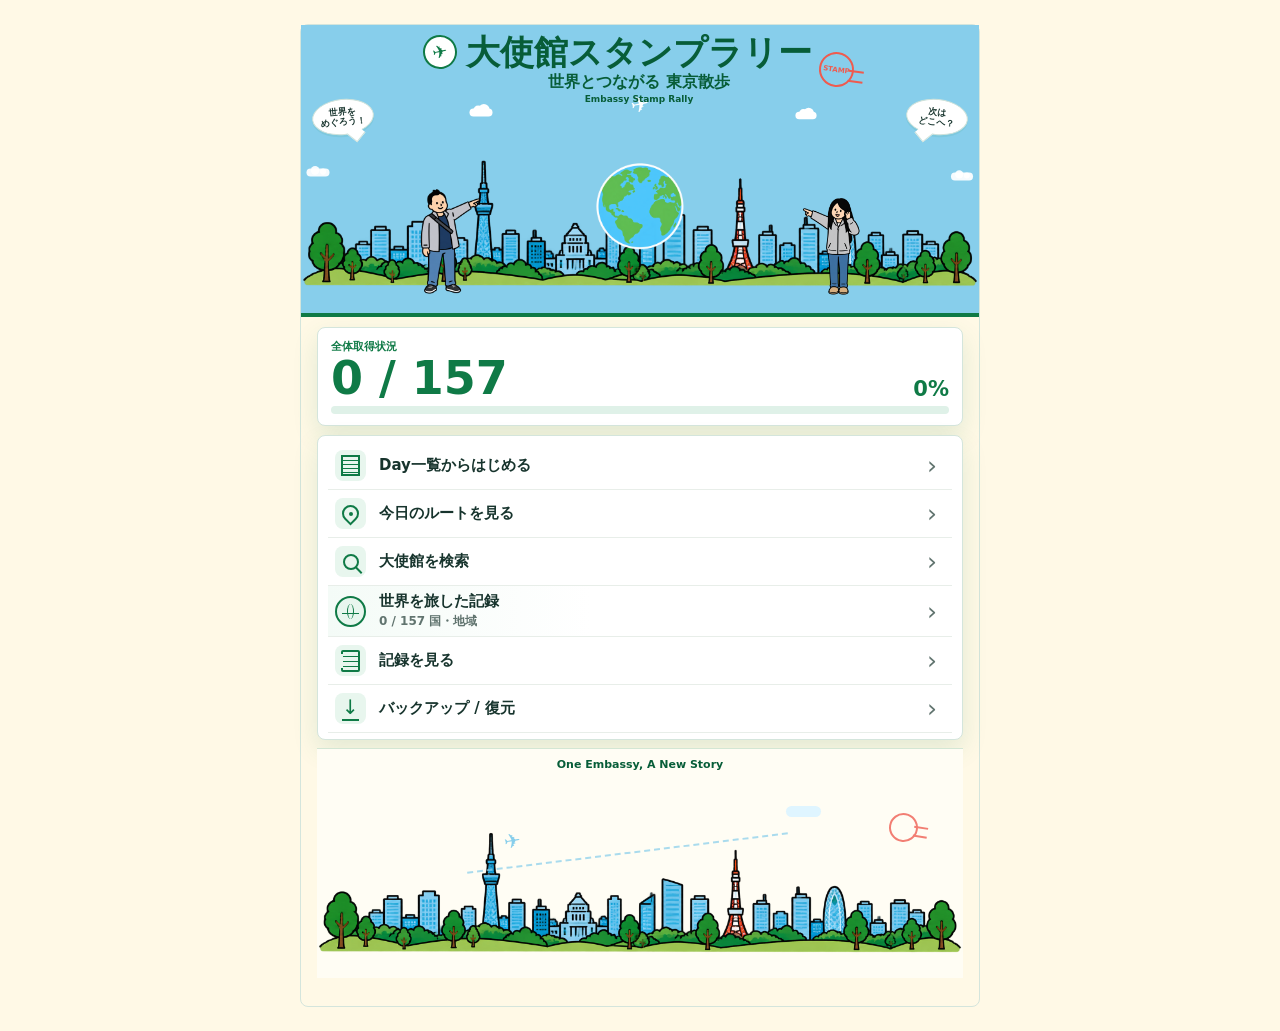
<file: index.html>
<!doctype html>
<html lang="ja">
  <head>
    <meta charset="utf-8">
    <meta name="viewport" content="width=device-width, initial-scale=1, viewport-fit=cover">
    <meta name="apple-mobile-web-app-capable" content="yes">
    <meta name="apple-mobile-web-app-status-bar-style" content="default">
    <title>大使館スタンプラリー</title>
    <link rel="stylesheet" href="css/style.css?v=candidate-c-20261009">
  </head>
  <body>
    <div class="app-shell">
      <header class="topbar">
        <nav class="header-nav" aria-label="画面履歴">
          <button class="icon-button" id="backButton" type="button" aria-label="前の画面へ戻る">←</button>
          <button class="icon-button" id="forwardButton" type="button" aria-label="次の画面へ進む">→</button>
          <button class="icon-button" id="homeButton" type="button" aria-label="ホームへ移動">⌂</button>
        </nav>
        <div class="topbar-title">
          <p class="eyebrow">世界とつながる 東京散歩</p>
          <h1 id="screenTitle">大使館スタンプラリー</h1>
        </div>
      </header>

      <main>
        <section class="screen active" id="homeScreen" aria-labelledby="homeHeading">
          <nav class="home-history-nav" id="homeHistoryNav" aria-label="画面履歴" hidden>
            <button class="home-history-button" id="homeBackButton" type="button" aria-label="前の画面へ戻る">←</button>
            <button class="home-history-button" id="homeForwardButton" type="button" aria-label="次の画面へ進む">→</button>
          </nav>
          <div class="hero-panel">
            <div class="cloud cloud-one" aria-hidden="true"></div>
            <div class="cloud cloud-two" aria-hidden="true"></div>
            <div class="cloud cloud-three" aria-hidden="true"></div>
            <div class="cloud cloud-four" aria-hidden="true"></div>
            <span class="hero-plane" aria-hidden="true">✈</span>

            <div class="hero-brand">
              <span class="brand-logo" aria-hidden="true">✈</span>
              <div>
                <h2 id="homeHeading">大使館スタンプラリー</h2>
                <p>世界とつながる 東京散歩</p>
                <small>Embassy Stamp Rally</small>
              </div>
              <span class="brand-stamp" aria-hidden="true">STAMP</span>
            </div>

            <div class="home-guide-scene" aria-hidden="true">
              <div class="guide-slot">
                <span class="bubble bubble-man">世界を<br>めぐろう！</span>
                <img class="guide-character guide-character-man" src="assets/guide-man-clean.png?v=0.7" alt="">
              </div>
              <img class="home-globe" src="assets/hero-globe.png?v=0.7" alt="">
              <div class="guide-slot">
                <span class="bubble bubble-woman">次は<br>どこへ？</span>
                <img class="guide-character guide-character-woman" src="assets/guide-woman-clean.png?v=0.7" alt="">
              </div>
            </div>
            <img class="home-skyline" src="assets/tokyo-skyline.png?v=0.7" alt="">
          </div>

          <p class="migration-notice" id="migrationNotice" role="status" hidden></p>

          <section class="home-progress-card" aria-label="全体取得状況">
            <div>
              <p class="eyebrow">全体取得状況</p>
              <strong id="homeProgress">0 / 157</strong>
            </div>
            <p class="large-percent" id="homePercent">0%</p>
            <div class="progress-track" aria-hidden="true"><div id="homeProgressBar"></div></div>
          </section>

          <nav class="home-menu" aria-label="メインメニュー">
            <button class="nav-button" data-screen="days" type="button">
              <span class="nav-icon icon-days" aria-hidden="true"></span>
              <strong>Day一覧からはじめる</strong>
              <span class="nav-arrow" aria-hidden="true">›</span>
            </button>
            <button class="nav-button" data-screen="route" type="button">
              <span class="nav-icon icon-route" aria-hidden="true"></span>
              <strong>今日のルートを見る</strong>
              <span class="nav-arrow" aria-hidden="true">›</span>
            </button>
            <button class="nav-button" data-screen="search" type="button">
              <span class="nav-icon icon-search" aria-hidden="true"></span>
              <strong>大使館を検索</strong>
              <span class="nav-arrow" aria-hidden="true">›</span>
            </button>
            <button class="nav-button world-map-entry" data-screen="world-map" type="button">
              <span class="nav-icon icon-world" aria-hidden="true"></span>
              <span class="nav-copy">
                <strong>世界を旅した記録</strong>
                <small id="homeWorldMapProgress">0 / 157 国・地域</small>
              </span>
              <span class="nav-arrow" aria-hidden="true">›</span>
            </button>
            <button class="nav-button" data-screen="review" type="button">
              <span class="nav-icon icon-record" aria-hidden="true"></span>
              <strong>記録を見る</strong>
              <span class="nav-arrow" aria-hidden="true">›</span>
            </button>
            <button class="nav-button" data-screen="settings" type="button">
              <span class="nav-icon icon-backup" aria-hidden="true"></span>
              <strong>バックアップ / 復元</strong>
              <span class="nav-arrow" aria-hidden="true">›</span>
            </button>
            <button class="nav-button recovery-menu-entry" id="recoveryMenuEntry" data-recovery-entry type="button" hidden>
              <span class="nav-icon icon-recovery" aria-hidden="true"></span>
              <span class="recovery-menu-copy">
                <small>通常ルート外</small>
                <strong>飛び地回収</strong>
                <span>ベナン・ザンビア</span>
              </span>
              <strong class="recovery-menu-progress" id="recoveryProgress">0 / 2</strong>
              <span class="nav-arrow" aria-hidden="true">›</span>
            </button>
          </nav>

          <div class="home-visual-footer">
            <p class="home-footer-copy">One Embassy, A New Story</p>
            <span class="home-footer-cloud" aria-hidden="true"></span>
            <span class="home-footer-plane" aria-hidden="true">✈</span>
            <span class="home-footer-stamp" aria-hidden="true"></span>
            <img class="home-footer-skyline" src="assets/tokyo-skyline.png?v=0.7" alt="">
          </div>
        </section>

        <section class="screen world-map-screen" id="world-mapScreen" aria-labelledby="worldMapHeading">
          <header class="section-heading world-map-heading">
            <p class="eyebrow">スタンプを集めると、世界が色づいていく</p>
            <h2 id="worldMapHeading">世界を旅した記録</h2>
          </header>

          <nav class="world-region-tabs" aria-label="地図の地域切替">
            <button class="world-region-tab active" data-world-region="world" type="button" aria-pressed="true">世界</button>
            <button class="world-region-tab" data-world-region="europe" type="button" aria-pressed="false">欧州</button>
            <button class="world-region-tab" data-world-region="asia" type="button" aria-pressed="false">アジア</button>
            <button class="world-region-tab" data-world-region="africa" type="button" aria-pressed="false">アフリカ</button>
            <button class="world-region-tab" data-world-region="americas" type="button" aria-pressed="false">北米・中南米</button>
            <button class="world-region-tab" data-world-region="oceania" type="button" aria-pressed="false">オセアニア</button>
          </nav>

          <section class="world-map-summary" aria-live="polite">
            <div>
              <p class="world-map-kicker" id="worldMapKicker">WORLD</p>
              <h3 id="worldMapRegionName">世界</h3>
            </div>
            <div class="world-map-count">
              <span>取得済みの国・地域</span>
              <strong id="worldMapCount">0 / 157</strong>
            </div>
          </section>

          <section class="world-map-panel" aria-labelledby="worldMapPanelTitle">
            <div class="world-map-panel-heading">
              <div>
                <p class="eyebrow" id="worldMapPanelKicker">WORLD MAP</p>
                <h3 id="worldMapPanelTitle">世界</h3>
              </div>
              <p id="worldMapStatus" role="status">地図を読み込んでいます</p>
            </div>
            <div class="world-map-stage">
              <svg id="worldMapSvg" viewBox="0 0 760 430" role="img" aria-labelledby="worldMapSvgTitle worldMapSvgDescription">
                <title id="worldMapSvgTitle">世界の取得状況</title>
                <desc id="worldMapSvgDescription">取得済みの国・地域を地域別の色で表示します。</desc>
                <g id="worldMapCountryLayer"></g>
                <g id="worldMapMarkerLayer"></g>
              </svg>
              <p class="world-map-loading" id="worldMapLoading">地図を読み込んでいます</p>
            </div>
            <div class="world-map-legend" id="worldMapLegend" aria-label="地域と取得状態の凡例"></div>
          </section>

          <section class="world-map-visited" aria-labelledby="worldMapVisitedHeading">
            <div class="world-map-visited-heading">
              <h3 id="worldMapVisitedHeading">取得済みの国・地域</h3>
              <span id="worldMapVisitedCount">0件</span>
            </div>
            <div class="world-map-country-list" id="worldMapCountryList"></div>
          </section>

          <footer class="world-map-credit">
            <span>Made with Natural Earth</span>
            <span>D3 v7.9.0</span>
          </footer>
        </section>

        <section class="screen" id="daysScreen" aria-labelledby="daysHeading">
          <header class="section-heading">
            <p class="eyebrow">攻略コース Day1〜Day10</p>
            <h2 id="daysHeading">Day一覧</h2>
            <p>攻略コースを選択してください。順不同で実施できます。</p>
          </header>
          <div class="day-list" id="dayGrid"></div>
          <p class="day-estimate-note">徒歩時間は移動のみの目安です。</p>
          <section class="day-plan-breakdown" aria-labelledby="dayPlanBreakdownHeading">
            <div class="day-plan-breakdown-heading">
              <h3 id="dayPlanBreakdownHeading">全157件の内訳</h3>
              <strong id="dayPlanTotal">157件</strong>
            </div>
            <p id="dayPlanEquation">攻略コース 152件 ＋ コース外 5件 ＝ 全157件</p>
            <div class="day-plan-breakdown-row">
              <span>当日追加実績</span>
              <strong id="dayAddedSummary">取得済み 0件</strong>
            </div>
            <div class="day-plan-breakdown-row" id="dayRecoveryRow" hidden>
              <span>飛び地回収</span>
              <strong id="dayRecoverySummary">0 / 2</strong>
            </div>
            <div class="day-plan-breakdown-row" id="dayUnlocatedRow" hidden>
              <span>要確認</span>
              <strong id="dayUnlocatedSummary">1件：アフガニスタン</strong>
            </div>
          </section>
        </section>

        <section class="screen" id="dayScreen" aria-labelledby="dayHeading">
          <div class="day-summary">
            <div>
              <p class="eyebrow" id="dayEyebrow">Day 1</p>
              <h2 id="dayHeading">今日のルート</h2>
            </div>
            <strong id="dayProgress">0 / 13</strong>
          </div>
          <p class="start-goal" id="dayStartGoal">START 恵比寿駅 → GOAL 麻布十番駅</p>

          <div id="activeDayContent">
            <article class="next-panel" id="nextPanel">
              <h3 id="nextEmbassyName">未取得はありません</h3>
              <p id="nextAddress">おつかれさまでした。</p>
              <a class="map-button" id="mapButton" target="_blank" rel="noopener">地図を開く</a>
              <div class="up-next">
                <div><span>次</span><strong id="nextOne">-</strong></div>
                <div><span>その次</span><strong id="nextTwo">-</strong></div>
              </div>
            </article>
            <button class="complete-button" id="acquireButton" type="button">スタンプを取得した</button>
          </div>

          <section class="completion-panel" id="completionPanel" hidden>
            <p class="completion-kicker" id="completionTitle">Day 1 基本ルート完了</p>
            <strong class="completion-progress" id="completionProgress">13 / 13</strong>
            <p>すべての基本ルートスタンプを取得しました</p>
            <div class="completion-stats" id="completionStats"></div>
            <div class="completion-added" id="completionAdded"></div>
          </section>

          <div class="day-actions">
            <button class="route-button" data-screen="route" type="button">
              <span class="button-icon icon-route" aria-hidden="true"></span>
              今日のルート
            </button>
            <button class="fab-button" id="openLogSheet" type="button">
              <span class="button-icon icon-record" aria-hidden="true"></span>
              ＋記録
            </button>
          </div>

          <aside class="day-visual-footer" aria-label="案内役">
            <span class="day-footer-plane" aria-hidden="true">✈</span>
            <span class="day-footer-cloud day-footer-cloud-one" aria-hidden="true"></span>
            <span class="day-footer-cloud day-footer-cloud-two" aria-hidden="true"></span>
            <span class="day-footer-stamp" aria-hidden="true"></span>
            <div class="day-guide day-guide-man">
              <p class="day-footer-bubble" id="guideManComment">次の大使館へ行こう！</p>
              <img class="day-footer-character" src="assets/guide-man-clean.png?v=0.7" alt="男性の攻略ガイド">
            </div>
            <div class="day-guide day-guide-woman">
              <p class="day-footer-bubble" id="guideWomanComment">街歩きも楽しもう！</p>
              <img class="day-footer-character" src="assets/guide-woman-clean.png?v=0.7" alt="女性の街歩きガイド">
            </div>
            <img class="day-footer-skyline" src="assets/tokyo-skyline.png?v=0.7" alt="">
          </aside>
        </section>

        <section class="screen" id="routeScreen" aria-labelledby="routeHeading">
          <header class="route-heading">
            <div>
              <p class="eyebrow">巡回順・取得状態・NEXT指定</p>
              <h2 id="routeHeading">Day 1 今日のルート</h2>
            </div>
            <strong id="routeProgress">0 / 13</strong>
          </header>
          <button class="route-day-button" id="returnToDayButton" type="button">Day 1へ戻る</button>
          <p class="route-plan-note" id="routePlanNote" hidden></p>
          <section class="route-travel-guidance" id="routeTravelGuidance" aria-labelledby="routeTravelGuidanceHeading" hidden>
            <h3 id="routeTravelGuidanceHeading">区間別Google Maps</h3>
            <div id="routeTravelLinks"></div>
          </section>
          <div class="route-terminal route-start"><span>START</span><strong id="routeStart">恵比寿駅</strong></div>
          <section class="route-section" aria-labelledby="plannedRouteHeading">
            <h3 id="plannedRouteHeading">基本ルート</h3>
            <div id="routeList" class="route-list"></div>
          </section>
          <section class="route-section added-route-section" aria-labelledby="addedRouteHeading">
            <div class="route-section-heading">
              <div>
                <p class="eyebrow">＋ 当日追加</p>
                <h3 id="addedRouteHeading">当日追加</h3>
              </div>
              <button class="small-primary-button" data-screen="add" type="button">＋ 大使館を追加</button>
            </div>
            <div id="addedRouteList" class="route-list"></div>
          </section>
          <div class="route-terminal route-goal"><span>GOAL</span><strong id="routeGoal">麻布十番駅</strong></div>
        </section>

        <section class="screen" id="searchScreen" aria-labelledby="searchHeading">
          <header class="section-heading">
            <p class="eyebrow">正式157件から検索</p>
            <h2 id="searchHeading">大使館を検索</h2>
            <p>国名または大使館名で検索してください。</p>
          </header>
          <label class="search-field">
            <span>検索</span>
            <input id="homeEmbassySearch" type="search" autocomplete="off" placeholder="例：ノルウェー">
          </label>
          <div class="search-results lookup-results" id="homeEmbassySearchResults"></div>
        </section>

        <section class="screen" id="addScreen" aria-labelledby="addHeading">
          <header class="section-heading">
            <p class="eyebrow">157件から検索</p>
            <h2 id="addHeading">大使館を追加</h2>
            <p>国名または大使館名で検索してください。</p>
          </header>
          <label class="search-field">
            <span>検索</span>
            <input id="embassySearch" type="search" autocomplete="off" placeholder="例：ノルウェー">
          </label>
          <div class="search-results" id="embassySearchResults"></div>
        </section>

        <section class="screen" id="reviewScreen" aria-labelledby="reviewHeading">
          <header class="section-heading">
            <p class="eyebrow">街歩き日記</p>
            <h2 id="reviewHeading">記録一覧</h2>
            <p>記録日を選ぶと、その日のTimelineを確認できます。</p>
          </header>
          <div id="recordList" class="record-list"></div>
        </section>

        <section class="screen" id="recordScreen" aria-labelledby="recordHeading">
          <header class="section-heading">
            <p class="eyebrow" id="recordDayLabel">Day 1</p>
            <h2 id="recordHeading">日別記録</h2>
          </header>
          <div id="timeline" class="timeline"></div>
        </section>

        <section class="screen" id="settingsScreen" aria-labelledby="settingsHeading">
          <h2 id="settingsHeading">設定</h2>
          <label class="memo-field">
            <span>メモ</span>
            <textarea id="memoInput" rows="4" placeholder="次回の持ち物や気づき"></textarea>
          </label>
          <div class="settings-actions">
            <button id="exportButton" type="button">バックアップを書き出す</button>
            <label class="file-button">
              バックアップから復元
              <input id="importInput" type="file" accept="application/json">
            </label>
          </div>
          <p class="status-message" id="settingsMessage" role="status"></p>
        </section>
      </main>
    </div>

    <div class="sheet-backdrop" id="sheetBackdrop" hidden></div>
    <section class="bottom-sheet" id="logSheet" aria-labelledby="logSheetTitle" hidden>
      <div class="sheet-handle" aria-hidden="true"></div>
      <h2 id="logSheetTitle">＋記録</h2>
      <div class="category-grid" id="categoryGrid"></div>
      <textarea id="logText" rows="4" placeholder="街歩き中のメモ"></textarea>
      <div class="sheet-actions">
        <button id="closeLogSheet" type="button">閉じる</button>
        <button id="saveLog" class="primary-action" type="button">保存</button>
      </div>
    </section>

    <p class="toast-message" id="toastMessage" role="status" aria-live="polite" hidden></p>

    <script src="js/data.js?v=0.7"></script>
    <script src="js/day-meta.js?v=candidate-c-20261009"></script>
    <script src="js/route-plan.js?v=candidate-c-20261009"></script>
    <script src="js/guide-comments.js?v=0.7"></script>
    <script src="js/candidate-c-migration.js?v=candidate-c-20261009"></script>
    <script src="js/storage.js?v=candidate-c-20261009"></script>
    <script src="js/activity-model.js?v=0.7"></script>
    <script src="js/log-model.js?v=0.8-walk-log-hotfix"></script>
    <script src="js/backup.js?v=0.7"></script>
    <script src="js/world-map.js?v=0.8"></script>
    <script src="js/app.js?v=candidate-c-20261009"></script>
  </body>
</html>
</file>
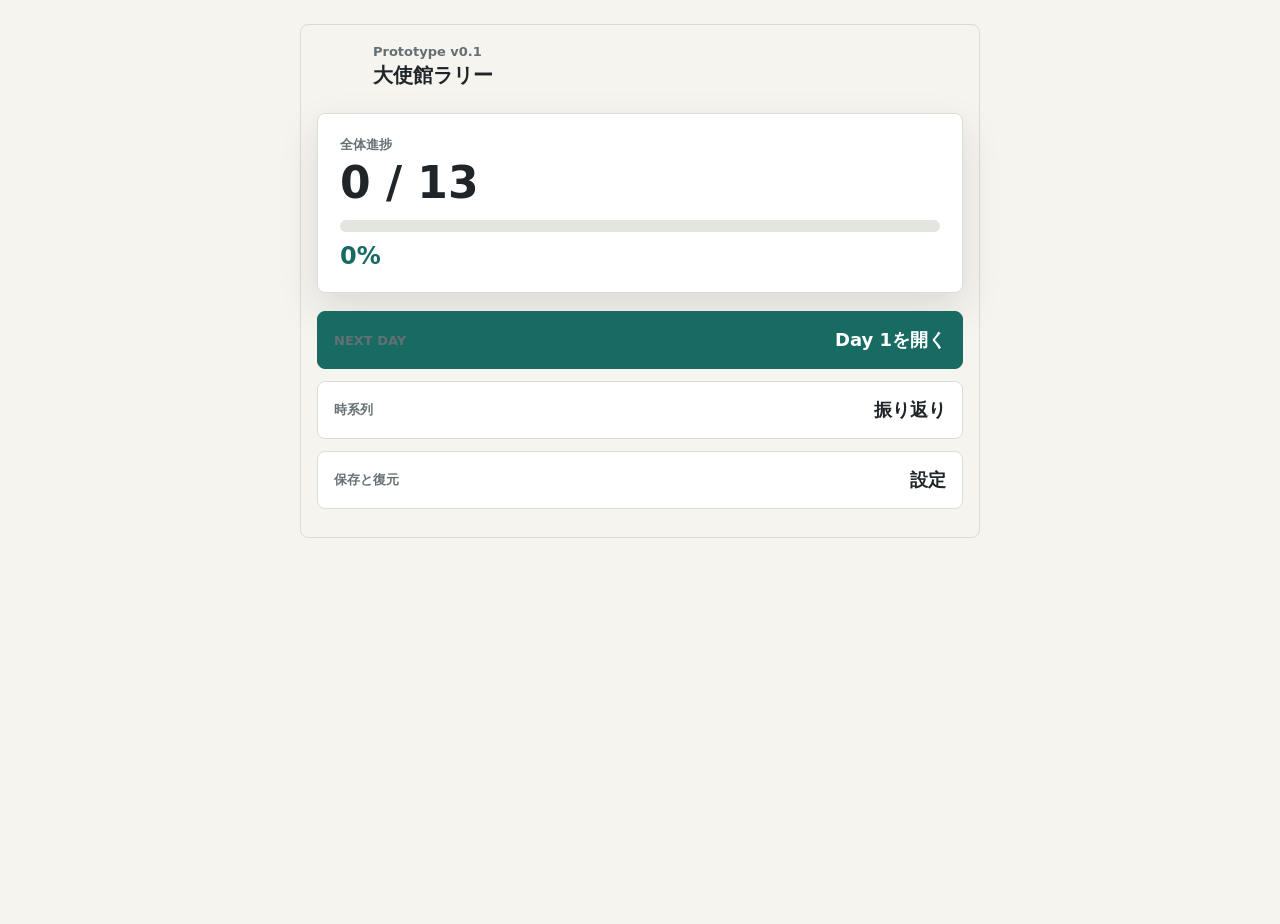
<file: prototype/embassy-rally-prototype.html>
<!doctype html>
<html lang="ja">
  <head>
    <meta charset="utf-8">
    <meta name="viewport" content="width=device-width, initial-scale=1, viewport-fit=cover">
    <title>大使館スタンプラリー Companion</title>
    <style>
:root {
  color-scheme: light;
  --bg: #f6f4ef;
  --surface: #ffffff;
  --ink: #1f2528;
  --muted: #657075;
  --line: #d9ddd8;
  --accent: #176b63;
  --accent-dark: #0e514b;
  --warm: #b85c38;
  --focus: #f5c542;
  --shadow: 0 16px 40px rgba(31, 37, 40, 0.12);
}

* {
  box-sizing: border-box;
}

body {
  margin: 0;
  min-height: 100vh;
  background: var(--bg);
  color: var(--ink);
  font-family: system-ui, -apple-system, BlinkMacSystemFont, "Segoe UI", sans-serif;
  letter-spacing: 0;
}

button,
textarea,
select {
  font: inherit;
}

button,
a {
  -webkit-tap-highlight-color: transparent;
}

.app-shell {
  width: min(100%, 680px);
  min-height: 100vh;
  margin: 0 auto;
  background: var(--bg);
  padding: max(12px, env(safe-area-inset-top)) 16px max(28px, env(safe-area-inset-bottom));
}

.topbar {
  display: flex;
  align-items: center;
  gap: 12px;
  min-height: 58px;
}

.icon-button {
  width: 44px;
  height: 44px;
  border: 1px solid var(--line);
  border-radius: 999px;
  background: var(--surface);
  color: var(--ink);
  font-size: 22px;
}

.eyebrow {
  margin: 0 0 3px;
  color: var(--muted);
  font-size: 13px;
  font-weight: 700;
}

h1,
h2,
h3,
p {
  margin-top: 0;
}

h1 {
  margin-bottom: 0;
  font-size: 20px;
}

.screen {
  display: none;
}

.screen.active {
  display: block;
}

.hero-panel,
.next-panel {
  background: var(--surface);
  border: 1px solid var(--line);
  border-radius: 8px;
  box-shadow: var(--shadow);
}

.hero-panel {
  padding: 22px;
  margin: 18px 0;
}

.hero-panel h2 {
  margin-bottom: 12px;
  font-size: 44px;
}

.large-percent {
  margin: 10px 0 0;
  font-size: 24px;
  font-weight: 800;
  color: var(--accent);
}

.progress-track {
  height: 12px;
  overflow: hidden;
  border-radius: 999px;
  background: #e3e5df;
}

.progress-track div {
  height: 100%;
  border-radius: inherit;
  background: var(--accent);
  transition: width 160ms ease;
}

.action-list {
  display: grid;
  gap: 12px;
}

.nav-button,
.settings-actions button,
.file-button {
  min-height: 58px;
  border: 1px solid var(--line);
  border-radius: 8px;
  background: var(--surface);
  color: var(--ink);
  text-align: left;
  padding: 14px 16px;
}

.nav-button {
  display: flex;
  justify-content: space-between;
  align-items: center;
  gap: 12px;
}

.nav-button span {
  color: var(--muted);
  font-size: 13px;
  font-weight: 700;
}

.nav-button strong {
  font-size: 18px;
}

.nav-button.primary,
.primary-action {
  background: var(--accent);
  color: #fff;
  border-color: var(--accent);
}

.day-summary {
  display: flex;
  justify-content: space-between;
  align-items: end;
  margin: 12px 0;
}

.day-summary h2 {
  margin-bottom: 0;
  font-size: 22px;
}

.day-summary strong {
  font-size: 22px;
  color: var(--accent);
}

.next-panel {
  padding: 20px;
}

.next-panel.complete {
  background: #eef6f1;
}

.next-label {
  margin-bottom: 8px;
  color: var(--warm);
  font-size: 13px;
  font-weight: 900;
}

.next-panel h3 {
  margin-bottom: 8px;
  font-size: clamp(30px, 9vw, 46px);
  line-height: 1.08;
}

.next-panel p {
  margin-bottom: 16px;
  color: var(--muted);
}

.map-button,
.complete-button,
.fab-button {
  display: flex;
  align-items: center;
  justify-content: center;
  min-height: 56px;
  border-radius: 8px;
  border: 0;
  text-decoration: none;
  font-weight: 800;
}

.map-button {
  background: var(--ink);
  color: #fff;
}

.map-button[aria-disabled="true"] {
  pointer-events: none;
  opacity: 0.45;
}

.up-next {
  display: grid;
  gap: 8px;
  margin: 12px 0;
}

.up-next div {
  display: grid;
  grid-template-columns: 72px 1fr;
  align-items: center;
  min-height: 48px;
  padding: 10px 12px;
  border: 1px solid var(--line);
  border-radius: 8px;
  background: rgba(255, 255, 255, 0.72);
}

.up-next span {
  color: var(--muted);
  font-size: 13px;
  font-weight: 700;
}

.complete-button,
.fab-button,
.settings-actions button {
  width: 100%;
  background: var(--accent);
  color: #fff;
}

.complete-button:disabled {
  background: #a7b3ae;
}

.route-details {
  margin: 16px 0;
}

.route-details summary {
  min-height: 48px;
  padding: 12px 2px;
  color: var(--accent-dark);
  font-weight: 800;
  cursor: pointer;
}

.route-list {
  display: grid;
  gap: 10px;
}

.route-row {
  display: grid;
  gap: 10px;
  padding: 12px;
  border: 1px solid var(--line);
  border-radius: 8px;
  background: var(--surface);
}

.route-row.current {
  border-color: var(--focus);
}

.route-order {
  display: inline-grid;
  place-items: center;
  width: 28px;
  height: 28px;
  margin-right: 6px;
  border-radius: 999px;
  background: #edf0eb;
  font-weight: 800;
}

.route-row p {
  margin: 6px 0 0 38px;
  color: var(--muted);
  font-size: 14px;
}

.row-actions {
  display: grid;
  grid-template-columns: 1fr 118px;
  gap: 8px;
}

.row-actions button,
.row-actions select {
  min-height: 44px;
  border: 1px solid var(--line);
  border-radius: 8px;
  background: #fff;
  color: var(--ink);
  padding: 8px;
}

.fab-button {
  position: sticky;
  bottom: max(14px, env(safe-area-inset-bottom));
  margin-top: 18px;
  box-shadow: var(--shadow);
}

.timeline {
  display: grid;
  gap: 12px;
  margin-top: 16px;
}

.timeline-item {
  display: grid;
  grid-template-columns: 64px 1fr;
  gap: 12px;
  padding: 14px;
  border: 1px solid var(--line);
  border-radius: 8px;
  background: var(--surface);
}

.timeline-item time {
  color: var(--accent);
  font-weight: 900;
}

.timeline-item p {
  margin: 4px 0 0;
  color: var(--muted);
}

.empty-state,
.status-message {
  color: var(--muted);
}

.memo-field {
  display: grid;
  gap: 8px;
  margin: 14px 0;
  font-weight: 800;
}

textarea {
  width: 100%;
  border: 1px solid var(--line);
  border-radius: 8px;
  background: var(--surface);
  color: var(--ink);
  padding: 12px;
  resize: vertical;
}

.settings-actions {
  display: grid;
  gap: 10px;
}

.file-button {
  display: grid;
  place-items: center;
  text-align: center;
  font-weight: 800;
}

.file-button input {
  position: absolute;
  inline-size: 1px;
  block-size: 1px;
  opacity: 0;
}

.sheet-backdrop {
  position: fixed;
  inset: 0;
  background: rgba(31, 37, 40, 0.34);
}

.bottom-sheet {
  position: fixed;
  right: 0;
  bottom: 0;
  left: 0;
  width: min(100%, 680px);
  margin: 0 auto;
  padding: 10px 16px max(18px, env(safe-area-inset-bottom));
  border-radius: 8px 8px 0 0;
  background: var(--surface);
  box-shadow: 0 -16px 40px rgba(31, 37, 40, 0.2);
}

.sheet-handle {
  width: 44px;
  height: 5px;
  margin: 0 auto 14px;
  border-radius: 999px;
  background: var(--line);
}

.category-grid {
  display: grid;
  grid-template-columns: repeat(5, 1fr);
  gap: 8px;
  margin-bottom: 10px;
}

.category-grid button {
  min-height: 44px;
  border: 1px solid var(--line);
  border-radius: 8px;
  background: #fff;
}

.category-grid button.selected {
  border-color: var(--accent);
  background: #e5f0ec;
  font-weight: 800;
}

.sheet-actions {
  display: grid;
  grid-template-columns: 1fr 1fr;
  gap: 10px;
  margin-top: 10px;
}

.sheet-actions button {
  min-height: 52px;
  border: 1px solid var(--line);
  border-radius: 8px;
  background: #fff;
}

.sheet-actions button.primary-action {
  border-color: var(--accent);
  background: var(--accent);
  color: #fff;
}

.toast-message {
  position: fixed;
  right: 16px;
  bottom: max(18px, env(safe-area-inset-bottom));
  left: 16px;
  z-index: 10;
  width: min(calc(100% - 32px), 420px);
  margin: 0 auto;
  padding: 12px 16px;
  border-radius: 8px;
  background: var(--ink);
  color: #fff;
  box-shadow: var(--shadow);
  font-weight: 800;
  text-align: center;
}

.toast-message[hidden] {
  display: none;
}

@media (min-width: 720px) {
  .app-shell {
    min-height: auto;
    margin-top: 24px;
    margin-bottom: 24px;
    border: 1px solid var(--line);
    border-radius: 8px;
  }

  .route-row {
    grid-template-columns: 1fr 300px;
    align-items: center;
  }
}

@media (max-width: 390px) {
  .category-grid {
    grid-template-columns: repeat(3, 1fr);
  }

  .row-actions {
    grid-template-columns: 1fr;
  }
}

    </style>
  </head>
  <body>
    <div class="app-shell">
      <header class="topbar">
        <button class="icon-button" id="backButton" type="button" aria-label="戻る">←</button>
        <div>
          <p class="eyebrow">Prototype v0.1</p>
          <h1 id="screenTitle">大使館ラリー</h1>
        </div>
      </header>

      <main>
        <section class="screen active" id="homeScreen" aria-labelledby="homeHeading">
          <div class="hero-panel">
            <p class="eyebrow">全体進捗</p>
            <h2 id="homeHeading"><span id="homeProgress">0 / 13</span></h2>
            <div class="progress-track" aria-hidden="true"><div id="homeProgressBar"></div></div>
            <p class="large-percent" id="homePercent">0%</p>
          </div>

          <div class="action-list">
            <button class="nav-button primary" data-screen="day" type="button">
              <span>NEXT DAY</span>
              <strong>Day 1を開く</strong>
            </button>
            <button class="nav-button" data-screen="review" type="button">
              <span>時系列</span>
              <strong>振り返り</strong>
            </button>
            <button class="nav-button" data-screen="settings" type="button">
              <span>保存と復元</span>
              <strong>設定</strong>
            </button>
          </div>
        </section>

        <section class="screen" id="dayScreen" aria-labelledby="dayHeading">
          <div class="day-summary">
            <div>
              <p class="eyebrow">Day 1</p>
              <h2 id="dayHeading">今日の巡回</h2>
            </div>
            <strong id="dayProgress">0 / 13</strong>
          </div>

          <article class="next-panel" id="nextPanel">
            <p class="next-label">NEXT</p>
            <h3 id="nextEmbassyName">未取得はありません</h3>
            <p id="nextAddress">おつかれさまでした。</p>
            <a class="map-button" id="mapButton" target="_blank" rel="noopener">地図を開く</a>
          </article>

          <div class="up-next">
            <div><span>次</span><strong id="nextOne">-</strong></div>
            <div><span>その次</span><strong id="nextTwo">-</strong></div>
          </div>

          <button class="complete-button" id="acquireButton" type="button">✓ 取得済み</button>

          <details class="route-details">
            <summary>今日のルートを見る</summary>
            <div id="routeList" class="route-list"></div>
          </details>

          <button class="fab-button" id="openLogSheet" type="button">＋記録</button>
        </section>

        <section class="screen" id="reviewScreen" aria-labelledby="reviewHeading">
          <h2 id="reviewHeading">Day 1 振り返り</h2>
          <div id="timeline" class="timeline"></div>
        </section>

        <section class="screen" id="settingsScreen" aria-labelledby="settingsHeading">
          <h2 id="settingsHeading">設定</h2>
          <label class="memo-field">
            <span>メモ</span>
            <textarea id="memoInput" rows="4" placeholder="次回の持ち物や気づき"></textarea>
          </label>
          <div class="settings-actions">
            <button id="exportButton" type="button">バックアップを書き出す</button>
            <label class="file-button">
              バックアップから復元
              <input id="importInput" type="file" accept="application/json">
            </label>
          </div>
          <p class="status-message" id="settingsMessage" role="status"></p>
        </section>
      </main>
    </div>

    <div class="sheet-backdrop" id="sheetBackdrop" hidden></div>
    <section class="bottom-sheet" id="logSheet" aria-labelledby="logSheetTitle" hidden>
      <div class="sheet-handle" aria-hidden="true"></div>
      <h2 id="logSheetTitle">＋記録</h2>
      <div class="category-grid" id="categoryGrid"></div>
      <textarea id="logText" rows="4" placeholder="街歩き中のメモ"></textarea>
      <div class="sheet-actions">
        <button id="closeLogSheet" type="button">閉じる</button>
        <button id="saveLog" class="primary-action" type="button">保存</button>
      </div>
    </section>

    <p class="toast-message" id="toastMessage" role="status" aria-live="polite" hidden></p>

    <script>
const EMBASSY_MASTER = [
  {
    id: "peru",
    country: "ペルー",
    embassyName: "ペルー大使館",
    day: 1,
    order: 1,
    address: "〒150-0012 東京都渋谷区広尾2-3-1",
    googleMapsQuery: "ペルー大使館 〒150-0012 東京都渋谷区広尾2-3-1"
  },
  {
    id: "czech",
    country: "チェコ",
    embassyName: "チェコ大使館",
    day: 1,
    order: 2,
    address: "〒150-0012 東京都渋谷区広尾2-16-14",
    googleMapsQuery: "チェコ大使館 〒150-0012 東京都渋谷区広尾2-16-14"
  },
  {
    id: "croatia",
    country: "クロアチア",
    embassyName: "クロアチア大使館",
    day: 1,
    order: 3,
    address: "〒150-0012 東京都渋谷区広尾3-3-10",
    googleMapsQuery: "クロアチア大使館 〒150-0012 東京都渋谷区広尾3-3-10"
  },
  {
    id: "oman",
    country: "オマーン",
    embassyName: "オマーン大使館",
    day: 1,
    order: 4,
    address: "〒150-0012 東京都渋谷区広尾4-2-17",
    googleMapsQuery: "オマーン大使館 〒150-0012 東京都渋谷区広尾4-2-17"
  },
  {
    id: "switzerland",
    country: "スイス",
    embassyName: "スイス大使館",
    day: 1,
    order: 5,
    address: "〒106-8589 東京都港区南麻布5-9-12",
    googleMapsQuery: "スイス大使館 〒106-8589 東京都港区南麻布5-9-12"
  },
  {
    id: "bosnia-herzegovina",
    country: "ボスニア・ヘルツェゴビナ",
    embassyName: "ボスニア・ヘルツェゴビナ大使館",
    day: 1,
    order: 6,
    address: "〒106-0047 東京都港区南麻布5-3-29",
    googleMapsQuery: "ボスニア・ヘルツェゴビナ大使館 〒106-0047 東京都港区南麻布5-3-29"
  },
  {
    id: "france",
    country: "フランス",
    embassyName: "フランス大使館",
    day: 1,
    order: 7,
    address: "〒106-8514 東京都港区南麻布4-11-44",
    googleMapsQuery: "フランス大使館 〒106-8514 東京都港区南麻布4-11-44"
  },
  {
    id: "pakistan",
    country: "パキスタン",
    embassyName: "パキスタン大使館",
    day: 1,
    order: 8,
    address: "〒106-0047 東京都港区南麻布4-6-17",
    googleMapsQuery: "パキスタン大使館 〒106-0047 東京都港区南麻布4-6-17"
  },
  {
    id: "cyprus",
    country: "キプロス",
    embassyName: "キプロス大使館",
    day: 1,
    order: 9,
    address: "〒106-0047 東京都港区南麻布4-6-28",
    googleMapsQuery: "キプロス大使館 〒106-0047 東京都港区南麻布4-6-28"
  },
  {
    id: "germany",
    country: "ドイツ",
    embassyName: "ドイツ大使館",
    day: 1,
    order: 10,
    address: "〒106-0047 東京都港区南麻布4-5-10",
    googleMapsQuery: "ドイツ大使館 〒106-0047 東京都港区南麻布4-5-10"
  },
  {
    id: "finland",
    country: "フィンランド",
    embassyName: "フィンランド大使館",
    day: 1,
    order: 11,
    address: "〒106-8561 東京都港区南麻布3-5-39",
    googleMapsQuery: "フィンランド大使館 〒106-8561 東京都港区南麻布3-5-39"
  },
  {
    id: "iran",
    country: "イラン",
    embassyName: "イラン大使館",
    day: 1,
    order: 12,
    address: "〒106-0047 東京都港区南麻布3-13-9",
    googleMapsQuery: "イラン大使館 〒106-0047 東京都港区南麻布3-13-9"
  },
  {
    id: "korea",
    country: "韓国",
    embassyName: "韓国大使館",
    day: 1,
    order: 13,
    address: "〒106-0047 東京都港区南麻布1-2-5",
    googleMapsQuery: "韓国大使館 〒106-0047 東京都港区南麻布1-2-5"
  }
];

    </script>
    <script>
const STORAGE_KEY = "embassyStampRally.appState";
const DATA_VERSION = "1.0";

function createInitialState() {
  const embassies = {};
  EMBASSY_MASTER.forEach((embassy) => {
    embassies[embassy.id] = {
      status: "unvisited",
      acquiredAt: null,
      updatedAt: null
    };
  });

  return {
    dataVersion: DATA_VERSION,
    embassies,
    manualNextId: null,
    walkLogs: [],
    memo: "",
    settings: {
      activeDay: 1,
      lastScreen: "home"
    }
  };
}

function normalizeState(rawState) {
  const base = createInitialState();
  if (!rawState || rawState.dataVersion !== DATA_VERSION) return base;

  const normalized = {
    ...base,
    ...rawState,
    embassies: { ...base.embassies, ...(rawState.embassies || {}) },
    settings: { ...base.settings, ...(rawState.settings || {}) },
    walkLogs: Array.isArray(rawState.walkLogs) ? rawState.walkLogs : []
  };

  EMBASSY_MASTER.forEach((embassy) => {
    normalized.embassies[embassy.id] = {
      ...base.embassies[embassy.id],
      ...(rawState.embassies && rawState.embassies[embassy.id] ? rawState.embassies[embassy.id] : {})
    };
  });

  return normalized;
}

function loadState() {
  try {
    const saved = localStorage.getItem(STORAGE_KEY);
    if (!saved) return createInitialState();
    return normalizeState(JSON.parse(saved));
  } catch (error) {
    console.warn("Saved state could not be loaded.", error);
    return createInitialState();
  }
}

function saveState(state) {
  localStorage.setItem(STORAGE_KEY, JSON.stringify(normalizeState(state)));
}

function validateImportState(candidate) {
  if (!candidate || typeof candidate !== "object") {
    return "JSONの形式が正しくありません。";
  }
  if (candidate.dataVersion !== DATA_VERSION) {
    return `dataVersionが${DATA_VERSION}ではありません。`;
  }
  if (!candidate.embassies || typeof candidate.embassies !== "object") {
    return "大使館データが見つかりません。";
  }
  if (candidate.walkLogs && !Array.isArray(candidate.walkLogs)) {
    return "記録データの形式が正しくありません。";
  }
  return "";
}

    </script>
    <script>
function createBackupFileName(now = new Date()) {
  const yyyy = now.getFullYear();
  const mm = String(now.getMonth() + 1).padStart(2, "0");
  const dd = String(now.getDate()).padStart(2, "0");
  return `embassy-rally-backup-${yyyy}-${mm}-${dd}.json`;
}

function downloadBackup(state) {
  const blob = new Blob([JSON.stringify(state, null, 2)], { type: "application/json" });
  const url = URL.createObjectURL(blob);
  const anchor = document.createElement("a");
  anchor.href = url;
  anchor.download = createBackupFileName();
  document.body.appendChild(anchor);
  anchor.click();
  anchor.remove();
  URL.revokeObjectURL(url);
}

function readBackupFile(file) {
  return new Promise((resolve, reject) => {
    const reader = new FileReader();
    reader.onload = () => {
      try {
        resolve(JSON.parse(String(reader.result)));
      } catch (error) {
        reject(new Error("JSONファイルとして読み込めません。"));
      }
    };
    reader.onerror = () => reject(new Error("ファイルを読み込めません。"));
    reader.readAsText(file);
  });
}

    </script>
    <script>
const CATEGORIES = ["食事", "寄り道", "発見", "休憩", "メモ"];

let state = loadState();
let activeScreen = "home";
let selectedCategory = "メモ";
let toastTimer = null;

const $ = (selector) => document.querySelector(selector);

function clearChildren(element) {
  while (element.firstChild) {
    element.removeChild(element.firstChild);
  }
}

function dayEmbassies() {
  return EMBASSY_MASTER.filter((embassy) => embassy.day === state.settings.activeDay)
    .sort((a, b) => a.order - b.order);
}

function embassyStatus(id) {
  return state.embassies[id] || { status: "unvisited", acquiredAt: null };
}

function isNextCandidate(id) {
  const status = embassyStatus(id).status;
  return status === "unvisited" || status === "check";
}

function acquiredCount() {
  return dayEmbassies().filter((embassy) => embassyStatus(embassy.id).status === "acquired").length;
}

function getNextEmbassy() {
  const embassies = dayEmbassies();
  if (state.manualNextId) {
    const manual = embassies.find((embassy) => embassy.id === state.manualNextId);
    if (manual && isNextCandidate(manual.id)) return manual;
  }
  return embassies.find((embassy) => isNextCandidate(embassy.id)) || null;
}

function followingEmbassies(current) {
  const remaining = dayEmbassies().filter((embassy) => {
    return embassy.id !== (current && current.id) && isNextCandidate(embassy.id);
  });
  if (!current) return remaining.slice(0, 2);

  const later = remaining.filter((embassy) => embassy.order > current.order);
  const earlier = remaining.filter((embassy) => embassy.order < current.order);
  return [...later, ...earlier].slice(0, 2);
}

function formatTime(value) {
  if (!value) return "";
  return new Intl.DateTimeFormat("ja-JP", { hour: "2-digit", minute: "2-digit" }).format(new Date(value));
}

function persist() {
  saveState(state);
  render();
}

function setScreen(screen) {
  activeScreen = screen;
  state.settings.lastScreen = screen === "day" ? "day" : "home";
  saveState(state);
  document.querySelectorAll(".screen").forEach((section) => {
    section.classList.toggle("active", section.id === `${screen}Screen`);
  });
  $("#backButton").style.visibility = screen === "home" ? "hidden" : "visible";
  $("#screenTitle").textContent = {
    home: "大使館ラリー",
    day: "Day 1",
    review: "振り返り",
    settings: "設定"
  }[screen];
  render();
}

function renderProgress() {
  const total = dayEmbassies().length;
  const done = acquiredCount();
  const percent = total ? Math.round((done / total) * 100) : 0;
  $("#homeProgress").textContent = `${done} / ${total}`;
  $("#homePercent").textContent = `${percent}%`;
  $("#homeProgressBar").style.width = `${percent}%`;
  $("#dayProgress").textContent = `${done} / ${total}`;
}

function renderDay() {
  const current = getNextEmbassy();
  const following = followingEmbassies(current);
  const panel = $("#nextPanel");

  panel.classList.toggle("complete", !current);
  $("#nextEmbassyName").textContent = current ? current.embassyName : "Day 1 完了";
  $("#nextAddress").textContent = current ? current.address : "すべて取得済みです。";
  $("#mapButton").href = current ? `https://www.google.com/maps/search/?api=1&query=${encodeURIComponent(current.googleMapsQuery)}` : "#";
  $("#mapButton").setAttribute("aria-disabled", current ? "false" : "true");
  $("#nextOne").textContent = following[0] ? following[0].embassyName : "-";
  $("#nextTwo").textContent = following[1] ? following[1].embassyName : "-";
  $("#acquireButton").disabled = !current;
  $("#acquireButton").textContent = current ? "✓ 取得済み" : "完了";

  const routeList = $("#routeList");
  clearChildren(routeList);

  dayEmbassies().forEach((embassy) => {
    const status = embassyStatus(embassy.id);
    const isCurrent = current && current.id === embassy.id;
    const row = document.createElement("div");
    row.className = `route-row${isCurrent ? " current" : ""}`;

    const info = document.createElement("div");
    const order = document.createElement("span");
    order.className = "route-order";
    order.textContent = embassy.order;
    const name = document.createElement("strong");
    name.textContent = embassy.embassyName;
    const statusText = document.createElement("p");
    statusText.textContent = status.status === "acquired" ? `取得 ${formatTime(status.acquiredAt)}` : "未取得";
    info.append(order, name, statusText);

    const actions = document.createElement("div");
    actions.className = "row-actions";
    const nextButton = document.createElement("button");
    nextButton.type = "button";
    nextButton.dataset.next = embassy.id;
    nextButton.disabled = !isNextCandidate(embassy.id);
    nextButton.textContent = "ここをNEXTにする";

    const select = document.createElement("select");
    select.dataset.status = embassy.id;
    select.setAttribute("aria-label", `${embassy.embassyName}の状態`);
    [
      ["unvisited", "未取得"],
      ["acquired", "取得済み"],
      ["check", "要確認"],
      ["skipped", "スキップ"]
    ].forEach(([value, label]) => {
      const option = document.createElement("option");
      option.value = value;
      option.textContent = label;
      option.selected = status.status === value;
      select.append(option);
    });
    actions.append(nextButton, select);
    row.append(info, actions);
    routeList.append(row);
  });
}

function renderTimeline() {
  const acquiredEvents = dayEmbassies()
    .map((embassy) => ({ embassy, status: embassyStatus(embassy.id) }))
    .filter((entry) => entry.status.status === "acquired" && entry.status.acquiredAt)
    .map((entry) => ({
      timestamp: entry.status.acquiredAt,
      title: entry.embassy.embassyName,
      body: "✓ 取得"
    }));

  const logEvents = state.walkLogs.map((log) => ({
    timestamp: log.timestamp,
    title: log.category || "メモ",
    body: log.text || ""
  }));

  const events = [...acquiredEvents, ...logEvents]
    .sort((a, b) => new Date(a.timestamp) - new Date(b.timestamp));

  const timeline = $("#timeline");
  clearChildren(timeline);

  if (!events.length) {
    const empty = document.createElement("p");
    empty.className = "empty-state";
    empty.textContent = "まだ記録がありません。";
    timeline.append(empty);
    return;
  }

  events.forEach((event) => {
    const item = document.createElement("article");
    item.className = "timeline-item";
    const time = document.createElement("time");
    time.textContent = formatTime(event.timestamp);
    const body = document.createElement("div");
    const title = document.createElement("strong");
    title.textContent = event.title;
    const text = document.createElement("p");
    text.textContent = event.body;
    body.append(title, text);
    item.append(time, body);
    timeline.append(item);
  });
}

function renderCategories() {
  const categoryGrid = $("#categoryGrid");
  clearChildren(categoryGrid);
  CATEGORIES.forEach((category) => {
    const button = document.createElement("button");
    button.type = "button";
    button.classList.toggle("selected", category === selectedCategory);
    button.dataset.category = category;
    button.textContent = category;
    categoryGrid.append(button);
  });
}

function render() {
  renderProgress();
  renderDay();
  renderTimeline();
  renderCategories();
  $("#memoInput").value = state.memo || "";
}

function setEmbassyStatus(id, nextStatus) {
  const current = embassyStatus(id);
  if (current.status === "acquired" && nextStatus === "unvisited") {
    const ok = confirm("取得済みを未取得に戻しますか？");
    if (!ok) {
      render();
      return;
    }
  }

  state.embassies[id] = {
    ...current,
    status: nextStatus,
    acquiredAt: nextStatus === "acquired" ? (current.acquiredAt || new Date().toISOString()) : null,
    updatedAt: new Date().toISOString()
  };

  if (state.manualNextId === id && !isNextCandidate(id)) {
    state.manualNextId = null;
  }
  persist();
}

function openSheet() {
  $("#sheetBackdrop").hidden = false;
  $("#logSheet").hidden = false;
  $("#logText").focus();
}

function closeSheet() {
  $("#sheetBackdrop").hidden = true;
  $("#logSheet").hidden = true;
  $("#logText").value = "";
}

function showToast(message) {
  const toast = $("#toastMessage");
  toast.textContent = message;
  toast.hidden = false;
  window.clearTimeout(toastTimer);
  toastTimer = window.setTimeout(() => {
    toast.hidden = true;
    toast.textContent = "";
  }, 2000);
}

document.addEventListener("click", (event) => {
  const nav = event.target.closest("[data-screen]");
  if (nav) setScreen(nav.dataset.screen);

  const nextButton = event.target.closest("[data-next]");
  if (nextButton) {
    state.manualNextId = nextButton.dataset.next;
    persist();
  }

  const categoryButton = event.target.closest("[data-category]");
  if (categoryButton) {
    selectedCategory = categoryButton.dataset.category;
    renderCategories();
  }
});

document.addEventListener("change", (event) => {
  const statusInput = event.target.closest("[data-status]");
  if (statusInput) setEmbassyStatus(statusInput.dataset.status, statusInput.value);
});

$("#backButton").addEventListener("click", () => setScreen("home"));
$("#acquireButton").addEventListener("click", () => {
  const current = getNextEmbassy();
  if (current) setEmbassyStatus(current.id, "acquired");
});
$("#openLogSheet").addEventListener("click", openSheet);
$("#closeLogSheet").addEventListener("click", closeSheet);
$("#sheetBackdrop").addEventListener("click", closeSheet);
$("#saveLog").addEventListener("click", () => {
  const text = $("#logText").value.trim();
  if (!text && !selectedCategory) return;
  state.walkLogs.push({
    id: `log-${Date.now()}`,
    category: selectedCategory,
    text,
    timestamp: new Date().toISOString()
  });
  persist();
  closeSheet();
  showToast("記録を保存しました");
});
$("#memoInput").addEventListener("input", (event) => {
  state.memo = event.target.value;
  saveState(state);
});
$("#exportButton").addEventListener("click", () => downloadBackup(state));
$("#importInput").addEventListener("change", async (event) => {
  const file = event.target.files[0];
  if (!file) return;
  try {
    const candidate = await readBackupFile(file);
    const error = validateImportState(candidate);
    if (error) {
      $("#settingsMessage").textContent = error;
      return;
    }
    state = normalizeState(candidate);
    saveState(state);
    $("#settingsMessage").textContent = "復元しました。";
    persist();
  } catch (error) {
    $("#settingsMessage").textContent = error.message;
  } finally {
    event.target.value = "";
  }
});

setScreen(state.settings.lastScreen === "day" ? "day" : "home");

    </script>
  </body>
</html>
</file>
<file: css/style.css>
:root {
  color-scheme: light;
  --green: #0f7a46;
  --green-dark: #075d38;
  --green-light: #68c95b;
  --sky: #87ceeb;
  --sky-soft: #e8f7fd;
  --cream: #fff9e6;
  --white: #ffffff;
  --ink: #17342d;
  --muted: #61746f;
  --line: #d4e5dc;
  --blue: #2188c9;
  --yellow: #f5b51b;
  --coral: #ef5b4f;
  --shadow: 0 10px 26px rgba(15, 122, 70, 0.12);
}

* {
  box-sizing: border-box;
}

[hidden] {
  display: none !important;
}

html {
  background: var(--cream);
}

body {
  margin: 0;
  min-height: 100vh;
  overflow-x: hidden;
  background: var(--cream);
  color: var(--ink);
  font-family: "Noto Sans JP", system-ui, -apple-system, BlinkMacSystemFont, "Segoe UI", sans-serif;
  letter-spacing: 0;
}

button,
textarea,
select {
  font: inherit;
}

button,
a,
summary {
  -webkit-tap-highlight-color: transparent;
}

button {
  cursor: pointer;
}

.app-shell {
  width: min(100%, 680px);
  min-height: 100vh;
  margin: 0 auto;
  padding: max(12px, env(safe-area-inset-top)) 16px max(28px, env(safe-area-inset-bottom));
  background: var(--cream);
}

.topbar {
  display: flex;
  align-items: center;
  gap: 12px;
  min-height: 70px;
  margin: calc(-1 * max(12px, env(safe-area-inset-top))) -16px 18px;
  padding: max(12px, env(safe-area-inset-top)) 16px 12px;
  background: var(--green);
  color: var(--white);
}

body[data-screen="home"] .topbar {
  display: none;
}

.topbar > div {
  min-width: 0;
}

.icon-button {
  flex: 0 0 auto;
  width: 48px;
  height: 48px;
  border: 1px solid rgba(255, 255, 255, 0.7);
  border-radius: 50%;
  background: var(--white);
  color: var(--green);
  font-size: 25px;
  font-weight: 800;
}

.eyebrow {
  margin: 0 0 3px;
  color: var(--green);
  font-size: 13px;
  font-weight: 800;
}

.topbar .eyebrow,
.topbar h1 {
  color: var(--white);
}

h1,
h2,
h3,
p {
  margin-top: 0;
}

h1 {
  margin-bottom: 0;
  overflow-wrap: anywhere;
  font-size: clamp(25px, 7vw, 34px);
  line-height: 1.08;
}

h2 {
  color: var(--ink);
}

.screen {
  display: none;
}

.screen.active {
  display: block;
}

.hero-panel {
  position: relative;
  height: 370px;
  margin: calc(-1 * max(12px, env(safe-area-inset-top))) -16px 14px;
  overflow: hidden;
  background: var(--sky);
  border-bottom: 4px solid var(--green);
}

.hero-brand {
  position: relative;
  z-index: 5;
  display: flex;
  align-items: center;
  justify-content: center;
  gap: 9px;
  padding: max(22px, env(safe-area-inset-top)) 12px 0;
  text-align: center;
}

.brand-globe {
  display: grid;
  flex: 0 0 auto;
  place-items: center;
  width: 46px;
  height: 46px;
  border: 4px solid var(--green);
  border-radius: 50%;
  background: rgba(255, 255, 255, 0.92);
  color: var(--green);
  font-size: 27px;
  font-weight: 900;
}

.hero-brand h2 {
  margin: 0;
  color: var(--green-dark);
  font-size: clamp(25px, 7vw, 42px);
  line-height: 1.05;
  white-space: nowrap;
}

.hero-brand p {
  margin: 3px 0 0;
  color: var(--green-dark);
  font-size: clamp(14px, 3.8vw, 19px);
  font-weight: 900;
}

.hero-brand small {
  display: block;
  margin-top: 1px;
  color: var(--green-dark);
  font-size: 11px;
  font-weight: 800;
}

.home-guide-scene {
  position: absolute;
  right: 0;
  bottom: 34px;
  left: 0;
  z-index: 4;
  display: grid;
  grid-template-columns: minmax(98px, 1fr) minmax(86px, 112px) minmax(92px, 1fr);
  align-items: end;
  gap: 0;
  height: 220px;
  padding: 0 8px;
}

.guide-slot {
  position: relative;
  display: grid;
  align-items: end;
  justify-items: center;
  min-width: 0;
  height: 100%;
}

.guide-character {
  display: block;
  max-width: 100%;
  object-fit: contain;
  object-position: center bottom;
}

.guide-character-man {
  width: 138px;
  height: 184px;
}

.guide-character-woman {
  width: 126px;
  height: 184px;
}

.home-globe {
  align-self: end;
  width: min(27vw, 108px);
  height: min(27vw, 108px);
  margin-bottom: 24px;
  object-fit: contain;
}

.bubble {
  position: absolute;
  top: 0;
  z-index: 2;
  display: grid;
  place-items: center;
  min-width: 72px;
  min-height: 48px;
  padding: 7px 10px;
  border-radius: 50%;
  background: var(--white);
  color: var(--ink);
  font-size: 12px;
  font-weight: 900;
  line-height: 1.15;
  text-align: center;
  box-shadow: 0 4px 12px rgba(7, 93, 56, 0.12);
}

.guide-slot:first-child .bubble {
  left: 3px;
  transform: rotate(-6deg);
}

.guide-slot:last-child .bubble {
  right: 3px;
  transform: rotate(6deg);
}

.cloud {
  position: absolute;
  z-index: 1;
  width: 48px;
  height: 17px;
  border-radius: 999px;
  background: var(--white);
}

.cloud::before,
.cloud::after {
  position: absolute;
  content: "";
  border-radius: 50%;
  background: var(--white);
}

.cloud::before {
  left: 8px;
  bottom: 3px;
  width: 20px;
  height: 20px;
}

.cloud::after {
  right: 6px;
  bottom: 2px;
  width: 24px;
  height: 24px;
}

.cloud-one {
  left: 18px;
  top: 116px;
}

.cloud-two {
  right: 18px;
  top: 130px;
  transform: scale(0.76);
}

.hero-plane {
  position: absolute;
  top: 111px;
  left: 50%;
  z-index: 2;
  color: var(--white);
  font-size: 29px;
  transform: translateX(-50%) rotate(-12deg);
}

.home-skyline {
  position: absolute;
  right: 0;
  bottom: 0;
  left: 0;
  z-index: 3;
  display: block;
  width: 100%;
  height: auto;
}

.home-progress-card {
  display: grid;
  grid-template-columns: 1fr auto;
  align-items: end;
  gap: 8px 16px;
  margin-bottom: 12px;
  padding: 16px;
  border: 1px solid var(--line);
  border-radius: 8px;
  background: var(--white);
  box-shadow: var(--shadow);
}

.migration-notice {
  margin: 16px 20px 0;
  padding: 12px 14px;
  border: 1px solid #9ccfb5;
  border-radius: 8px;
  background: #eef9f2;
  color: #0f5f3b;
  font-size: 0.88rem;
  font-weight: 700;
  line-height: 1.6;
}

.migration-notice-blocked {
  border-color: #d89b61;
  background: #fff4e5;
  color: #78451e;
}

.home-progress-card strong {
  display: block;
  color: var(--green);
  font-size: clamp(38px, 11vw, 58px);
  line-height: 1;
}

.large-percent {
  margin: 0;
  color: var(--green);
  font-size: 25px;
  font-weight: 900;
}

.progress-track {
  grid-column: 1 / -1;
  height: 11px;
  overflow: hidden;
  border-radius: 999px;
  background: #dff1e8;
}

.progress-track div {
  height: 100%;
  border-radius: inherit;
  background: var(--green);
  transition: width 160ms ease;
}

.home-menu {
  display: grid;
  gap: 8px;
  padding: 10px;
  border: 1px solid var(--line);
  border-radius: 8px;
  background: var(--white);
  box-shadow: var(--shadow);
}

.nav-button {
  display: grid;
  grid-template-columns: 36px 1fr 20px;
  align-items: center;
  gap: 10px;
  min-height: 54px;
  padding: 8px 10px;
  border: 0;
  border-bottom: 1px solid #e8eee9;
  background: var(--white);
  color: var(--ink);
  text-align: left;
}

.nav-button:last-child {
  border-bottom: 0;
}

.nav-button strong {
  font-size: 16px;
}

.recovery-menu-entry {
  grid-template-columns: 36px minmax(0, 1fr) auto 20px;
}

.recovery-menu-copy {
  display: grid;
  min-width: 0;
  gap: 1px;
}

.recovery-menu-copy small,
.recovery-menu-copy span {
  color: var(--muted);
  font-weight: 700;
  line-height: 1.2;
}

.recovery-menu-copy small {
  font-size: 9px;
}

.recovery-menu-copy span {
  font-size: 11px;
}

.recovery-menu-progress {
  color: var(--green);
  font-size: 14px !important;
  white-space: nowrap;
}

.nav-icon {
  display: grid;
  place-items: center;
  width: 34px;
  height: 34px;
  border-radius: 8px;
  background: #e8f6ee;
  color: var(--green);
  font-size: 20px;
  font-weight: 900;
}

.icon-search::before {
  width: 12px;
  height: 12px;
  content: "";
  border: 2px solid currentColor;
  border-radius: 50%;
}

.icon-search::after {
  position: absolute;
  width: 9px;
  content: "";
  border-top: 2px solid currentColor;
  transform: translate(8px, 8px) rotate(45deg);
}

.icon-search {
  position: relative;
}

.icon-recovery::before {
  content: "◇";
  font-size: 21px;
  line-height: 1;
}

.nav-arrow,
.day-arrow {
  color: var(--muted);
  font-size: 25px;
  line-height: 1;
}

.home-footer-copy {
  margin: 18px 0 0;
  color: var(--green-dark);
  font-size: 12px;
  font-weight: 800;
  text-align: center;
}

.section-heading {
  margin-bottom: 14px;
}

.section-heading h2 {
  margin-bottom: 5px;
  font-size: 28px;
}

.section-heading > p:last-child {
  margin-bottom: 0;
  color: var(--muted);
}

.day-list {
  display: grid;
  gap: 9px;
}

.day-button {
  --day-color: var(--green);
  display: grid;
  grid-template-columns: 42px 1fr 20px;
  align-items: center;
  gap: 12px;
  width: 100%;
  min-height: 66px;
  padding: 10px 14px;
  border: 1px solid var(--line);
  border-radius: 8px;
  background: var(--white);
  color: var(--ink);
  text-align: left;
}

.day-button.current {
  border: 2px solid var(--day-color);
  background: #f5fbf8;
}

.day-number {
  display: grid;
  place-items: center;
  width: 40px;
  height: 40px;
  border-radius: 50%;
  background: var(--day-color);
  color: var(--white);
  font-size: 18px;
  font-weight: 900;
}

.day-copy {
  display: grid;
  gap: 2px;
  min-width: 0;
}

.day-copy strong {
  font-size: 18px;
}

.day-copy span {
  color: var(--muted);
  font-size: 13px;
}

.day-copy .day-added-line {
  color: var(--green);
  font-weight: 800;
}

.day-copy .day-course-estimate {
  color: var(--ink);
  font-weight: 750;
  line-height: 1.4;
}

.day-copy .day-course-estimate-secondary {
  color: var(--muted);
  font-weight: 650;
}

.day-estimate-note {
  margin: 10px 2px 0;
  color: var(--muted);
  font-size: 12px;
}

.day-plan-breakdown {
  margin-top: 12px;
  padding: 14px;
  border: 1px solid var(--line);
  border-radius: 8px;
  background: var(--white);
}

.day-plan-breakdown-heading,
.day-plan-breakdown-row {
  display: flex;
  align-items: baseline;
  justify-content: space-between;
  gap: 12px;
}

.day-plan-breakdown-heading h3 {
  margin: 0;
  font-size: 17px;
}

.day-plan-breakdown-heading > strong {
  color: var(--green);
  font-size: 17px;
}

.day-plan-breakdown > p {
  margin: 6px 0 9px;
  color: var(--muted);
  font-size: 12px;
  line-height: 1.5;
}

.day-plan-breakdown-row {
  padding: 7px 0;
  border-top: 1px solid #e5eee9;
  font-size: 13px;
}

.day-plan-breakdown-row span {
  color: var(--muted);
}

.day-plan-breakdown-row strong {
  min-width: 0;
  text-align: right;
  overflow-wrap: anywhere;
}

.day-tone-2,
.day-tone-6 {
  --day-color: #159bd3;
}

.day-tone-3,
.day-tone-10 {
  --day-color: var(--coral);
}

.day-tone-4 {
  --day-color: var(--yellow);
}

.day-tone-5 {
  --day-color: #8d5bd6;
}

.day-tone-7 {
  --day-color: #e765a8;
}

.day-tone-8 {
  --day-color: #b8794e;
}

.day-tone-9 {
  --day-color: #536dcc;
}

.day-summary,
.route-heading {
  display: flex;
  align-items: end;
  justify-content: space-between;
  gap: 12px;
  margin: 10px 0 12px;
}

.day-summary h2,
.route-heading h2 {
  margin-bottom: 0;
  font-size: clamp(23px, 7vw, 32px);
  line-height: 1.15;
}

.day-summary > strong,
.route-heading > strong {
  flex: 0 0 auto;
  color: var(--green);
  font-size: 24px;
}

.next-panel {
  padding: 20px 18px;
  border: 1px solid #c9dfd5;
  border-radius: 8px;
  background: var(--white);
  box-shadow: var(--shadow);
}

.next-panel.complete {
  background: #f1faf5;
}

.next-label {
  margin-bottom: 8px;
  color: var(--green);
  font-size: 15px;
  font-weight: 900;
}

.next-panel h3 {
  margin-bottom: 8px;
  overflow-wrap: anywhere;
  word-break: keep-all;
  color: var(--green-dark);
  font-size: clamp(34px, 10vw, 54px);
  line-height: 1.08;
}

.next-panel p {
  margin-bottom: 16px;
  overflow-wrap: anywhere;
  color: var(--muted);
  font-size: 15px;
  font-weight: 700;
}

.map-button,
.complete-button,
.fab-button,
.route-button,
.settings-actions button,
.file-button {
  display: flex;
  align-items: center;
  justify-content: center;
  min-height: 54px;
  border: 0;
  border-radius: 8px;
  font-weight: 900;
  text-decoration: none;
}

.map-button {
  background: var(--blue);
  color: var(--white);
  font-size: 19px;
}

.map-button[aria-disabled="true"] {
  pointer-events: none;
  opacity: 0.45;
}

.up-next {
  display: grid;
  gap: 8px;
  margin: 10px 0;
}

.up-next div {
  display: grid;
  grid-template-columns: 66px 1fr;
  align-items: center;
  min-height: 56px;
  padding: 10px 13px;
  border: 1px solid var(--line);
  border-radius: 8px;
  background: var(--white);
}

.up-next span {
  color: var(--muted);
  font-size: 13px;
  font-weight: 800;
}

.up-next strong {
  overflow-wrap: anywhere;
  font-size: 17px;
}

.complete-button,
.fab-button,
.settings-actions button {
  width: 100%;
  background: var(--green);
  color: var(--white);
}

.complete-button {
  min-height: 60px;
  font-size: 20px;
}

.complete-button:disabled {
  background: #a9b9b1;
}

.route-button {
  display: grid;
  grid-template-columns: 28px 1fr 20px;
  width: 100%;
  margin-top: 12px;
  padding: 0 14px;
  border: 1px solid var(--green);
  background: var(--white);
  color: var(--green);
  font-size: 17px;
}

.fab-button {
  position: static;
  min-height: 56px;
  margin: 10px 0 0;
  font-size: 18px;
}

.day-guide-note {
  display: flex;
  align-items: flex-end;
  justify-content: flex-end;
  min-height: 98px;
  margin-top: 8px;
  overflow: hidden;
}

.day-guide-note p {
  align-self: center;
  margin: 0 4px 12px 0;
  padding: 9px 12px;
  border: 1px solid var(--line);
  border-radius: 50%;
  background: var(--white);
  font-size: 12px;
  font-weight: 900;
  line-height: 1.25;
  text-align: center;
}

.day-guide-note .guide-character-woman {
  width: 84px;
  height: 110px;
}

.route-list {
  display: grid;
  gap: 10px;
}

.route-row {
  display: grid;
  gap: 11px;
  padding: 13px;
  border: 1px solid var(--line);
  border-radius: 8px;
  background: var(--white);
}

.route-row.current {
  border: 2px solid var(--green);
  background: #f5fbf8;
}

.route-order {
  display: inline-grid;
  place-items: center;
  width: 30px;
  height: 30px;
  margin-right: 7px;
  border-radius: 50%;
  background: var(--blue);
  color: var(--white);
  font-weight: 900;
}

.route-row strong {
  font-size: 16px;
}

.route-row p {
  margin: 6px 0 0 39px;
  color: var(--muted);
  font-size: 13px;
}

.route-row .route-address {
  overflow-wrap: anywhere;
  font-weight: 600;
}

.row-actions {
  display: grid;
  grid-template-columns: 1fr 1fr;
  gap: 8px;
}

.row-actions a,
.row-actions button,
.row-actions select,
.disabled-map {
  display: grid;
  place-items: center;
  min-height: 44px;
  padding: 7px 9px;
  border: 1px solid var(--line);
  border-radius: 8px;
  background: var(--white);
  color: var(--ink);
  font-size: 13px;
  font-weight: 800;
  text-align: center;
  text-decoration: none;
}

.row-actions a {
  border-color: var(--blue);
  color: var(--blue);
}

.row-actions select {
  grid-column: 1 / -1;
  width: 100%;
}

.disabled-map {
  color: var(--muted);
  opacity: 0.7;
}

.timeline {
  display: grid;
  gap: 10px;
  margin-top: 14px;
}

.timeline-item {
  display: grid;
  grid-template-columns: 58px 1fr;
  gap: 12px;
  padding: 13px;
  border: 1px solid var(--line);
  border-radius: 8px;
  background: var(--white);
}

.timeline-item time {
  color: var(--green);
  font-weight: 900;
}

.timeline-item p {
  margin: 4px 0 0;
  color: var(--muted);
}

.empty-state,
.status-message {
  color: var(--muted);
}

.memo-field {
  display: grid;
  gap: 8px;
  margin: 14px 0;
  font-weight: 800;
}

textarea {
  width: 100%;
  border: 1px solid var(--line);
  border-radius: 8px;
  background: var(--white);
  color: var(--ink);
  padding: 12px;
  resize: vertical;
}

.settings-actions {
  display: grid;
  gap: 10px;
}

.file-button {
  background: var(--white);
  color: var(--green);
  border: 1px solid var(--green);
  text-align: center;
}

.file-button input {
  position: absolute;
  inline-size: 1px;
  block-size: 1px;
  opacity: 0;
}

.sheet-backdrop {
  position: fixed;
  inset: 0;
  z-index: 20;
  background: rgba(23, 52, 45, 0.34);
}

.bottom-sheet {
  position: fixed;
  right: 0;
  bottom: 0;
  left: 0;
  z-index: 21;
  width: min(100%, 680px);
  margin: 0 auto;
  padding: 10px 16px max(18px, env(safe-area-inset-bottom));
  border-radius: 8px 8px 0 0;
  background: var(--white);
  box-shadow: 0 -16px 40px rgba(23, 52, 45, 0.2);
}

.sheet-handle {
  width: 44px;
  height: 5px;
  margin: 0 auto 14px;
  border-radius: 999px;
  background: var(--line);
}

.category-grid {
  display: grid;
  grid-template-columns: repeat(5, 1fr);
  gap: 8px;
  margin-bottom: 10px;
}

.category-grid button {
  min-height: 44px;
  border: 1px solid var(--line);
  border-radius: 8px;
  background: var(--white);
}

.category-grid button.selected {
  border-color: var(--green);
  background: #e8f6ee;
  color: var(--green-dark);
  font-weight: 900;
}

.sheet-actions {
  display: grid;
  grid-template-columns: 1fr 1fr;
  gap: 10px;
  margin-top: 10px;
}

.sheet-actions button {
  min-height: 52px;
  border: 1px solid var(--line);
  border-radius: 8px;
  background: var(--white);
}

.sheet-actions button.primary-action {
  border-color: var(--green);
  background: var(--green);
  color: var(--white);
}

.toast-message {
  position: fixed;
  right: 16px;
  bottom: max(18px, env(safe-area-inset-bottom));
  left: 16px;
  z-index: 30;
  width: min(calc(100% - 32px), 420px);
  margin: 0 auto;
  padding: 12px 16px;
  border-radius: 8px;
  background: var(--ink);
  color: var(--white);
  box-shadow: var(--shadow);
  font-weight: 800;
  text-align: center;
}

.toast-message[hidden] {
  display: none;
}

@media (min-width: 720px) {
  .app-shell {
    min-height: auto;
    margin-top: 24px;
    margin-bottom: 24px;
    border: 1px solid var(--line);
    border-radius: 8px;
  }

  .hero-panel {
    height: 420px;
    margin-top: -12px;
  }

  .home-guide-scene {
    height: 270px;
  }

  .guide-character-man,
  .guide-character-woman {
    height: 230px;
  }

  .home-globe {
    width: 138px;
    height: 138px;
  }

  .route-row {
    grid-template-columns: 1fr 330px;
    align-items: center;
  }

  .row-actions {
    grid-template-columns: repeat(3, 1fr);
  }

  .row-actions select {
    grid-column: auto;
  }
}

@media (max-width: 390px) {
  .hero-panel {
    height: 350px;
  }

  .hero-brand {
    gap: 6px;
    padding-right: 7px;
    padding-left: 7px;
  }

  .brand-globe {
    width: 40px;
    height: 40px;
    font-size: 23px;
  }

  .hero-brand h2 {
    font-size: 24px;
  }

  .home-guide-scene {
    grid-template-columns: minmax(84px, 1fr) 86px minmax(80px, 1fr);
    height: 205px;
    padding: 0 3px;
  }

  .guide-character-man {
    height: 170px;
  }

  .guide-character-woman {
    height: 166px;
  }

  .home-globe {
    width: 86px;
    height: 86px;
    margin-bottom: 24px;
  }

  .bubble {
    min-width: 64px;
    min-height: 43px;
    padding: 6px 8px;
    font-size: 11px;
  }

  .cloud-one {
    top: 105px;
  }

  .cloud-two {
    top: 117px;
  }

  .hero-plane {
    top: 99px;
  }

  .category-grid {
    grid-template-columns: repeat(3, 1fr);
  }
}

@media (max-width: 340px) {
  .hero-panel {
    height: 332px;
  }

  .hero-brand h2 {
    font-size: 21px;
  }

  .hero-brand p {
    font-size: 12px;
  }

  .hero-brand small,
  .bubble {
    display: none;
  }

  .home-guide-scene {
    grid-template-columns: 1fr 76px 1fr;
    height: 192px;
  }

  .home-globe {
    width: 76px;
    height: 76px;
  }
}

/* v0.6.1 Responsive & Visual Polish */

body {
  font-weight: 500;
}

.topbar {
  min-height: 62px;
  margin-bottom: 12px;
  padding-bottom: 9px;
}

.topbar .eyebrow {
  font-size: 12px;
  font-weight: 700;
}

.topbar h1 {
  font-size: clamp(24px, 6.7vw, 31px);
  font-weight: 800;
}

.icon-button {
  width: 44px;
  height: 44px;
}

.hero-panel {
  height: 252px;
  margin-bottom: 10px;
}

.hero-brand {
  display: grid;
  grid-template-columns: 34px minmax(0, auto) 38px;
  gap: 7px;
  padding: max(10px, env(safe-area-inset-top)) 10px 0;
}

.brand-globe {
  width: 34px;
  height: 34px;
  border: 0;
  background: transparent;
  object-fit: contain;
}

.hero-brand h2 {
  font-size: clamp(23px, 6.5vw, 34px);
  font-weight: 850;
}

.hero-brand p {
  margin-top: 1px;
  font-size: clamp(12px, 3.3vw, 16px);
  font-weight: 750;
}

.hero-brand small {
  font-size: 9px;
  font-weight: 650;
}

.brand-stamp {
  position: relative;
  display: grid;
  place-items: center;
  width: 35px;
  height: 35px;
  border: 2px solid var(--coral);
  border-radius: 50%;
  color: var(--coral);
  font-size: 7px;
  font-weight: 900;
  transform: rotate(8deg);
}

.brand-stamp::after {
  position: absolute;
  right: -12px;
  bottom: 5px;
  width: 15px;
  height: 8px;
  content: "";
  border-top: 2px solid var(--coral);
  border-bottom: 2px solid var(--coral);
}

.home-guide-scene {
  bottom: 24px;
  grid-template-columns: minmax(82px, 1fr) minmax(58px, 76px) minmax(78px, 1fr);
  height: 150px;
  padding: 0 8px;
}

.guide-character-man {
  width: 98px;
  height: 114px;
}

.guide-character-woman {
  width: 92px;
  height: 112px;
}

.home-globe {
  width: min(20vw, 76px);
  height: min(20vw, 76px);
  margin-bottom: 17px;
}

.bubble {
  top: 1px;
  min-width: 58px;
  min-height: 35px;
  padding: 5px 7px;
  font-size: 9px;
  font-weight: 800;
}

.cloud-one {
  left: 12px;
  top: 68px;
  transform: scale(0.72);
}

.cloud-two {
  right: 11px;
  top: 78px;
  transform: scale(0.56);
}

.hero-plane {
  top: 67px;
  font-size: 22px;
}

.home-skyline {
  height: auto;
}

.home-progress-card {
  gap: 5px 12px;
  margin-bottom: 9px;
  padding: 11px 13px;
}

.home-progress-card .eyebrow {
  margin-bottom: 1px;
  font-size: 11px;
}

.home-progress-card strong {
  font-size: clamp(34px, 9vw, 46px);
  font-weight: 800;
}

.large-percent {
  font-size: 21px;
  font-weight: 800;
}

.progress-track {
  height: 8px;
}

.home-menu {
  gap: 0;
  padding: 6px 10px;
}

.nav-button {
  grid-template-columns: 34px 1fr 18px;
  min-height: 48px;
  padding: 6px 7px;
}

.recovery-menu-entry {
  grid-template-columns: 34px minmax(0, 1fr) auto 18px;
  min-height: 58px;
}

.nav-button strong {
  font-size: 15px;
  font-weight: 700;
}

.nav-icon {
  position: relative;
  width: 31px;
  height: 31px;
  color: var(--green);
}

.icon-days::before {
  width: 15px;
  height: 17px;
  border: 2px solid currentColor;
  background: repeating-linear-gradient(to bottom, transparent 0 3px, currentColor 3px 4px);
  content: "";
}

.icon-route::before {
  width: 13px;
  height: 13px;
  border: 2px solid currentColor;
  border-radius: 50% 50% 50% 0;
  content: "";
  transform: rotate(-45deg);
}

.icon-route::after {
  position: absolute;
  width: 4px;
  height: 4px;
  border-radius: 50%;
  background: currentColor;
  content: "";
}

.icon-record::before {
  width: 15px;
  height: 18px;
  border: 2px solid currentColor;
  border-radius: 2px;
  background: repeating-linear-gradient(to bottom, transparent 0 4px, currentColor 4px 5px);
  content: "";
}

.icon-record::after {
  position: absolute;
  left: 6px;
  width: 2px;
  height: 14px;
  background: #e8f6ee;
  content: "";
}

.icon-backup::before {
  padding-bottom: 2px;
  border-bottom: 2px solid currentColor;
  content: "↓";
  font-size: 20px;
  font-weight: 500;
  line-height: 1;
}

.home-footer-copy {
  margin-top: 12px;
  font-size: 11px;
  font-weight: 700;
}

.section-heading {
  margin-bottom: 9px;
}

.section-heading .eyebrow {
  margin-bottom: 1px;
}

.section-heading h2 {
  margin-bottom: 2px;
  font-size: 24px;
}

.section-heading > p:last-child {
  font-size: 14px;
}

.day-list {
  gap: 7px;
}

.day-button {
  grid-template-columns: 38px 1fr 18px;
  gap: 10px;
  min-height: 64px;
  padding: 7px 12px;
}

.day-number {
  width: 36px;
  height: 36px;
  font-size: 16px;
}

.day-copy strong {
  font-size: 17px;
  font-weight: 750;
}

.day-copy span {
  font-size: 12px;
}

.day-summary,
.route-heading {
  margin: 6px 0 8px;
}

.day-summary .eyebrow,
.route-heading .eyebrow {
  margin-bottom: 1px;
  font-size: 11px;
}

.day-summary h2,
.route-heading h2 {
  font-size: clamp(21px, 6vw, 27px);
  font-weight: 780;
}

.day-summary > strong,
.route-heading > strong {
  font-size: 21px;
  font-weight: 800;
}

.next-panel {
  padding: 13px 14px 10px;
}

.next-label {
  margin-bottom: 3px;
  font-size: 11px;
  font-weight: 800;
}

.next-panel h3 {
  margin-bottom: 4px;
  font-size: clamp(24px, 7.4vw, 30px);
  font-weight: 800;
  line-height: 1.08;
}

.next-panel p {
  margin-bottom: 9px;
  font-size: clamp(13px, 3.7vw, 15px);
  font-weight: 500;
  line-height: 1.35;
}

.map-button {
  min-height: 46px;
  font-size: 16px;
  font-weight: 750;
}

.map-button::before {
  width: 11px;
  height: 11px;
  margin-right: 8px;
  border: 2px solid currentColor;
  border-radius: 50% 50% 50% 0;
  content: "";
  transform: rotate(-45deg);
}

.up-next {
  gap: 0;
  margin: 8px 0 0;
  padding-top: 3px;
  border-top: 1px solid var(--line);
}

.up-next div {
  grid-template-columns: 53px 1fr;
  min-height: 31px;
  padding: 4px 2px;
  border: 0;
  border-bottom: 1px solid #eaf0ec;
  border-radius: 0;
  background: transparent;
}

.up-next div:last-child {
  border-bottom: 0;
}

.up-next span {
  font-size: 11px;
  font-weight: 650;
}

.up-next strong {
  font-size: 14px;
  font-weight: 700;
}

.complete-button {
  min-height: 50px;
  margin-top: 8px;
  font-size: 17px;
  font-weight: 800;
}

.day-actions {
  display: grid;
  grid-template-columns: 1fr 1fr;
  gap: 8px;
  margin-top: 8px;
}

.route-button,
.fab-button {
  display: flex;
  gap: 7px;
  min-height: 46px;
  margin: 0;
  padding: 0 8px;
  font-size: 14px;
  font-weight: 750;
}

.route-button {
  border: 1px solid var(--green);
}

.fab-button {
  position: static;
  border: 1px solid var(--green);
}

.button-icon {
  position: relative;
  display: grid;
  place-items: center;
  width: 22px;
  height: 22px;
}

.day-guide-note {
  position: relative;
  display: block;
  min-height: 0;
  height: 0;
  margin: 0;
  overflow: visible;
  pointer-events: none;
}

.day-guide-note p {
  position: absolute;
  top: 8px;
  right: 48px;
  width: 90px;
  margin: 0;
  padding: 6px 8px;
  font-size: 9px;
  font-weight: 700;
}

.day-guide-note .guide-character-woman {
  position: absolute;
  top: 2px;
  right: -2px;
  width: 48px;
  height: 66px;
}

.route-list {
  gap: 8px;
}

.route-row {
  gap: 8px;
  padding: 10px;
}

.route-order {
  width: 27px;
  height: 27px;
  margin-right: 6px;
  font-size: 14px;
}

.route-row strong {
  font-size: 15px;
  font-weight: 750;
}

.route-row p {
  margin: 3px 0 0 34px;
  font-size: 12px;
  font-weight: 450;
}

.row-actions {
  gap: 6px;
}

.row-actions a,
.row-actions button,
.row-actions select,
.disabled-map {
  min-height: 44px;
  padding: 6px 7px;
  font-size: 12px;
  font-weight: 700;
}

.route-map-link::before {
  margin-right: 5px;
  content: "●";
  font-size: 9px;
}

.route-next-button::before {
  margin-right: 5px;
  color: var(--green);
  content: "◆";
  font-size: 8px;
}

.timeline-item {
  padding: 11px;
}

@media (min-width: 720px) {
  .hero-panel {
    height: 292px;
  }

  .home-guide-scene {
    height: 180px;
  }

  .guide-character-man,
  .guide-character-woman {
    height: 144px;
  }

  .home-globe {
    width: 94px;
    height: 94px;
  }
}

@media (max-width: 430px) {
  .hero-panel {
    height: 242px;
  }

  .home-guide-scene {
    height: 142px;
  }

  .guide-character-man {
    height: 108px;
  }

  .guide-character-woman {
    height: 106px;
  }

  .home-globe {
    width: 68px;
    height: 68px;
  }
}

@media (max-width: 350px) {
  .hero-panel {
    height: 224px;
  }

  .hero-brand {
    grid-template-columns: 30px minmax(0, 1fr);
    gap: 5px;
  }

  .brand-globe {
    width: 30px;
    height: 30px;
  }

  .brand-stamp,
  .hero-brand small,
  .bubble {
    display: none;
  }

  .hero-brand h2 {
    font-size: 21px;
  }

  .hero-brand p {
    font-size: 11px;
  }

  .home-guide-scene {
    grid-template-columns: 1fr 58px 1fr;
    height: 132px;
  }

  .guide-character-man,
  .guide-character-woman {
    height: 98px;
  }

  .home-globe {
    width: 58px;
    height: 58px;
    margin-bottom: 14px;
  }

  .cloud-one,
  .cloud-two {
    top: 58px;
  }

  .hero-plane {
    top: 57px;
  }

  .next-panel h3 {
    font-size: 24px;
  }

  .day-actions {
    gap: 6px;
  }

  .route-button,
  .fab-button {
    font-size: 13px;
  }

  .day-guide-note p {
    display: none;
  }
}

/* v0.6.2 Final Visual Polish */
.hero-brand {
  grid-template-columns: 36px minmax(0, auto) 38px;
}

.brand-logo {
  display: grid;
  width: 34px;
  height: 34px;
  place-items: center;
  align-self: start;
  border: 2px solid var(--green);
  border-radius: 50%;
  background: var(--white);
  color: var(--green);
  font-size: 18px;
  line-height: 1;
  transform: rotate(-12deg);
}

.home-guide-scene {
  grid-template-columns: minmax(78px, 1fr) clamp(88px, 25vw, 108px) minmax(78px, 1fr);
}

.home-guide-scene .guide-character-man {
  transform: scaleX(-1);
}

.home-globe {
  width: clamp(88px, 25vw, 108px);
  height: clamp(88px, 25vw, 108px);
  margin-bottom: 8px;
}

.bubble {
  top: 0;
  display: grid;
  min-width: 62px;
  min-height: 36px;
  place-items: center;
  border: 1px solid #cfe2da;
  box-shadow: 0 2px 0 rgba(15, 122, 70, 0.08);
  line-height: 1.15;
}

.bubble::after {
  position: absolute;
  bottom: -7px;
  width: 12px;
  height: 12px;
  content: "";
  border-right: 1px solid #cfe2da;
  border-bottom: 1px solid #cfe2da;
  background: var(--white);
  transform: rotate(45deg);
}

.bubble-man::after {
  right: 12px;
}

.bubble-woman::after {
  left: 12px;
}

.cloud-three,
.cloud-four {
  position: absolute;
  z-index: 1;
  width: 48px;
  height: 17px;
  border-radius: 999px;
  background: rgba(255, 255, 255, 0.92);
}

.cloud-three::before,
.cloud-three::after,
.cloud-four::before,
.cloud-four::after {
  position: absolute;
  bottom: 4px;
  content: "";
  border-radius: 50%;
  background: inherit;
}

.cloud-three::before,
.cloud-four::before {
  left: 9px;
  width: 18px;
  height: 18px;
}

.cloud-three::after,
.cloud-four::after {
  right: 7px;
  width: 13px;
  height: 13px;
}

.cloud-one {
  left: 23%;
  top: 79px;
  transform: scale(0.48);
}

.cloud-two {
  right: 22%;
  top: 82px;
  transform: scale(0.44);
}

.cloud-three {
  left: -7px;
  top: 139px;
  transform: scale(0.48);
}

.cloud-four {
  right: -7px;
  top: 143px;
  transform: scale(0.46);
}

.home-visual-footer {
  position: relative;
  flex: none;
  min-height: clamp(145px, 42vw, 230px);
  height: clamp(145px, 42vw, 230px);
  margin-top: 8px;
  overflow: hidden;
  border-top: 1px solid rgba(15, 122, 70, 0.18);
  background: #fffdf4;
}

#homeScreen.active {
  display: flex;
  min-height: calc(100svh - 40px);
  flex-direction: column;
}

.home-visual-footer .home-footer-copy {
  position: relative;
  z-index: 2;
  margin: 9px 0 0;
}

.home-visual-footer::before {
  position: absolute;
  z-index: 1;
  top: 52%;
  left: 23%;
  width: 50%;
  content: "";
  border-top: 2px dashed rgba(135, 206, 235, 0.7);
  transform: rotate(-7deg);
}

.home-footer-skyline {
  position: absolute;
  right: 0;
  bottom: 0;
  left: 0;
  width: 100%;
  height: auto;
  object-fit: contain;
  object-position: center bottom;
}

.home-footer-plane {
  position: absolute;
  z-index: 2;
  top: 43%;
  left: 29%;
  color: var(--sky);
  font-size: 20px;
  transform: rotate(-10deg);
}

.home-footer-cloud {
  position: absolute;
  z-index: 1;
  top: 32%;
  right: 22%;
  width: 35px;
  height: 11px;
  border-radius: 999px;
  background: #dff5ff;
}

.home-footer-stamp {
  position: absolute;
  z-index: 2;
  top: 39%;
  right: 7%;
  width: 29px;
  height: 29px;
  border: 2px solid var(--coral);
  border-radius: 50%;
  opacity: 0.78;
  transform: rotate(9deg);
}

.home-footer-stamp::after {
  position: absolute;
  right: -12px;
  bottom: 5px;
  width: 14px;
  height: 7px;
  content: "";
  border-top: 2px solid var(--coral);
  border-bottom: 2px solid var(--coral);
}

.next-panel h3 {
  margin-top: 0;
}

.complete-button {
  background: var(--green);
}

.day-visual-footer {
  position: relative;
  height: clamp(120px, 31vw, 148px);
  margin-top: 8px;
  overflow: hidden;
  border-top: 1px solid rgba(15, 122, 70, 0.18);
  pointer-events: none;
}

.day-footer-skyline {
  position: absolute;
  right: 0;
  bottom: 0;
  left: 0;
  width: 100%;
  height: 55px;
  object-fit: cover;
  object-position: center bottom;
  opacity: 0.92;
}

.day-footer-character {
  position: absolute;
  z-index: 2;
  bottom: 25px;
  width: auto;
  height: clamp(76px, 21vw, 94px);
  object-fit: contain;
}

.day-footer-man {
  left: 5%;
  transform: scaleX(-1);
}

.day-footer-woman {
  right: 5%;
}

.day-footer-bubble {
  position: absolute;
  z-index: 3;
  top: 12px;
  left: 50%;
  min-width: 102px;
  margin: 0;
  padding: 8px 12px;
  border: 1px solid #cfe2da;
  border-radius: 999px;
  background: var(--white);
  color: var(--ink);
  font-size: 12px;
  font-weight: 800;
  text-align: center;
  transform: translateX(-50%);
}

.day-footer-bubble::before,
.day-footer-bubble::after {
  position: absolute;
  bottom: -7px;
  width: 11px;
  height: 11px;
  content: "";
  border-right: 1px solid #cfe2da;
  border-bottom: 1px solid #cfe2da;
  background: var(--white);
  transform: rotate(45deg);
}

.day-footer-bubble::before {
  left: 18px;
}

.day-footer-bubble::after {
  right: 18px;
}

@media (max-width: 430px) {
  .home-globe {
    width: clamp(88px, 25vw, 102px);
    height: clamp(88px, 25vw, 102px);
  }
}

@media (max-width: 350px) {
  .hero-brand {
    grid-template-columns: 30px minmax(0, 1fr);
  }

  .brand-logo {
    width: 30px;
    height: 30px;
    font-size: 16px;
  }

  .bubble {
    display: grid;
    min-width: 52px;
    min-height: 32px;
    padding: 4px 5px;
    font-size: 8px;
  }

  .home-guide-scene {
    grid-template-columns: minmax(70px, 1fr) 82px minmax(70px, 1fr);
  }

  .home-globe {
    width: 82px;
    height: 82px;
    margin-bottom: 8px;
  }

  .cloud-one {
    left: 21%;
  }

  .cloud-two {
    right: 20%;
  }

  .day-footer-bubble {
    min-width: 90px;
    padding: 7px 9px;
    font-size: 10px;
  }
}

/* v0.6.3 Final Layout Tuning */
.home-guide-scene .guide-character-man {
  width: 104px;
  height: 122px;
  transform: scaleX(-1) translateY(10px);
}

.home-guide-scene .guide-character-woman {
  width: 92px;
  height: 106px;
  transform: translateY(10px);
}

.home-guide-scene .bubble {
  top: -10px;
}

.home-globe {
  transform: translateY(-20px);
}

.home-footer-skyline {
  bottom: 0;
}

.home-visual-footer::before {
  top: 45%;
}

.home-footer-plane {
  top: 35%;
}

.home-footer-cloud {
  top: 25%;
}

.home-footer-stamp {
  top: 28%;
}

#dayScreen.active {
  display: flex;
  min-height: calc(100svh - 81px);
  flex-direction: column;
}

.day-visual-footer {
  flex: 1 1 230px;
  min-height: 230px;
  height: auto;
  margin-top: 8px;
}

.day-visual-footer::before {
  position: absolute;
  z-index: 1;
  top: 27%;
  left: 20%;
  width: 54%;
  content: "";
  border-top: 2px dashed rgba(135, 206, 235, 0.82);
  transform: rotate(-4deg);
}

.day-footer-character {
  bottom: 27px;
}

.day-footer-man {
  left: 5%;
  height: clamp(101px, 27.5vw, 126px);
  transform: scaleX(-1);
}

.day-footer-woman {
  right: 5%;
  height: clamp(88px, 24vw, 110px);
}

.day-footer-bubble {
  top: clamp(54px, 22%, 82px);
}

.day-footer-skyline {
  height: 78px;
}

.day-footer-plane {
  position: absolute;
  z-index: 2;
  top: 17%;
  left: 23%;
  color: var(--sky);
  font-size: 25px;
  transform: rotate(-9deg);
}

.day-footer-cloud {
  position: absolute;
  z-index: 1;
  width: 38px;
  height: 12px;
  border-radius: 999px;
  background: #dff5ff;
}

.day-footer-cloud-one {
  top: 18%;
  left: 4%;
}

.day-footer-cloud-two {
  top: 19%;
  right: 19%;
}

.day-footer-stamp {
  position: absolute;
  z-index: 2;
  top: 15%;
  right: 4%;
  width: 34px;
  height: 34px;
  border: 2px solid var(--coral);
  border-radius: 50%;
  opacity: 0.78;
  transform: rotate(9deg);
}

.day-footer-stamp::after {
  position: absolute;
  right: -13px;
  bottom: 6px;
  width: 16px;
  height: 8px;
  content: "";
  border-top: 2px solid var(--coral);
  border-bottom: 2px solid var(--coral);
}

@media (max-width: 350px) {
  .home-guide-scene .guide-character-man {
    width: 92px;
    height: 103px;
  }

  .home-guide-scene .guide-character-woman {
    width: 82px;
    height: 90px;
  }

  .home-globe {
    transform: translateY(-20px);
  }

  .day-footer-man {
    height: 101px;
  }

  .day-footer-woman {
    height: 88px;
  }
}

/* v0.7 Actual Day Activity */
.header-nav {
  display: flex;
  flex: 0 0 auto;
  gap: 6px;
}

.header-nav .icon-button {
  width: 44px;
  height: 44px;
  font-size: 22px;
}

.icon-button:disabled,
.home-history-button:disabled {
  cursor: default;
  opacity: 0.38;
}

.topbar-title {
  min-width: 0;
}

.topbar-title h1 {
  font-size: clamp(21px, 6vw, 30px);
}

.home-history-nav {
  position: absolute;
  top: max(10px, env(safe-area-inset-top));
  left: 10px;
  z-index: 10;
  display: flex;
  gap: 6px;
}

.home-history-nav[hidden] {
  display: none;
}

.home-history-button {
  width: 44px;
  height: 44px;
  border: 1px solid rgba(15, 122, 70, 0.34);
  border-radius: 50%;
  background: rgba(255, 255, 255, 0.92);
  color: var(--green);
  font-size: 21px;
  font-weight: 900;
  box-shadow: 0 4px 12px rgba(7, 93, 56, 0.12);
}

.start-goal {
  margin: -5px 0 10px;
  padding: 8px 10px;
  border: 1px solid var(--line);
  border-radius: 8px;
  background: rgba(255, 255, 255, 0.72);
  color: var(--green-dark);
  font-size: 13px;
  font-weight: 800;
  text-align: center;
}

.completion-panel {
  padding: 17px;
  border: 1px solid var(--line);
  border-radius: 8px;
  background: var(--white);
  box-shadow: var(--shadow);
}

.completion-panel[hidden] {
  display: none;
}

.completion-kicker {
  margin-bottom: 3px;
  color: var(--green);
  font-size: 19px;
  font-weight: 900;
}

.completion-progress {
  display: block;
  margin-bottom: 4px;
  color: var(--green-dark);
  font-size: clamp(38px, 12vw, 55px);
  line-height: 1;
}

.completion-stats {
  display: grid;
  grid-template-columns: repeat(3, 1fr);
  gap: 6px;
  margin-top: 13px;
}

.completion-stats span {
  display: grid;
  place-items: center;
  min-height: 52px;
  padding: 7px;
  border-radius: 8px;
  background: #edf8f2;
  color: var(--green-dark);
  font-size: 12px;
  font-weight: 900;
  text-align: center;
}

.completion-added {
  display: grid;
  gap: 8px;
  margin-top: 14px;
  padding-top: 13px;
  border-top: 1px solid var(--line);
}

.completion-added h3 {
  margin: 0;
  font-size: 17px;
}

.completion-added-item {
  display: flex;
  align-items: center;
  justify-content: space-between;
  gap: 8px;
  padding: 10px;
  border: 1px solid var(--line);
  border-radius: 8px;
  background: #fbfefd;
}

.completion-added-item div {
  display: grid;
  gap: 3px;
}

.completion-added-item span {
  color: var(--muted);
  font-size: 12px;
}

.completion-added-item .next-badge {
  flex: 0 0 auto;
  padding: 5px 7px;
  border-radius: 999px;
  background: var(--sky-soft);
  color: var(--blue);
  font-weight: 900;
}

.completion-added-actions {
  display: grid;
  grid-template-columns: 1fr 1fr;
  gap: 8px;
}

.completion-added-actions > * {
  display: grid;
  place-items: center;
  min-height: 48px;
  padding: 8px;
  border: 1px solid var(--line);
  border-radius: 8px;
  background: var(--white);
  color: var(--ink);
  font-weight: 800;
  text-align: center;
  text-decoration: none;
}

.completion-added-actions a {
  border-color: var(--blue);
  color: var(--blue);
}

.completion-added-actions .completion-acquire-button {
  grid-column: 1 / -1;
  border-color: var(--green);
  background: var(--green);
  color: var(--white);
}

.route-terminal {
  display: grid;
  grid-template-columns: 72px 1fr;
  align-items: center;
  min-height: 54px;
  padding: 10px 13px;
  border: 1px solid var(--line);
  border-radius: 8px;
  background: var(--white);
}

.route-terminal span {
  color: var(--green);
  font-size: 12px;
  font-weight: 900;
}

.route-terminal strong {
  font-size: 16px;
}

.route-start {
  margin-bottom: 10px;
}

.route-day-button {
  width: 100%;
  min-height: 48px;
  margin-bottom: 10px;
  padding: 9px 13px;
  border: 1px solid var(--green);
  border-radius: 8px;
  background: #edf8f2;
  color: var(--green-dark);
  font: inherit;
  font-weight: 900;
}

.route-plan-note {
  margin: 0 0 10px;
  padding: 9px 12px;
  border: 1px solid #b9dfca;
  border-radius: 8px;
  background: #edf8f2;
  color: var(--green-dark);
  font-size: 13px;
  font-weight: 900;
  text-align: center;
}

.route-plan-note[hidden] {
  display: none;
}

.route-travel-guidance {
  margin: 12px 0 16px;
  padding: 14px;
  border: 1px solid #b8ddcc;
  border-radius: 8px;
  background: #fff;
}

.route-travel-guidance[hidden] {
  display: none;
}

.route-travel-guidance h3 {
  margin: 0 0 10px;
  color: #0f5f3b;
  font-size: 1rem;
}

#routeTravelLinks {
  display: grid;
  gap: 8px;
}

.route-travel-link {
  display: flex;
  min-height: 44px;
  align-items: center;
  justify-content: center;
  padding: 9px 12px;
  border: 2px solid #148fd1;
  border-radius: 8px;
  color: #087bb8;
  font-weight: 800;
  line-height: 1.4;
  text-align: center;
  text-decoration: none;
}

.route-travel-link-transit {
  border-color: #0f7a46;
  color: #0f6a40;
  background: #eef9f2;
}

.route-location-note {
  color: #9a5c16 !important;
  font-weight: 700;
}

.route-goal {
  margin-top: 10px;
}

.route-section {
  display: grid;
  gap: 9px;
  padding: 12px 0;
}

.route-section > h3,
.route-section-heading h3 {
  margin: 0;
  font-size: 18px;
}

.added-route-section {
  margin-top: 5px;
  border-top: 2px solid var(--line);
}

.route-section-heading {
  display: flex;
  align-items: center;
  justify-content: space-between;
  gap: 10px;
}

.small-primary-button {
  min-height: 44px;
  padding: 8px 12px;
  border: 1px solid var(--green);
  border-radius: 8px;
  background: var(--green);
  color: var(--white);
  font-weight: 800;
}

.route-original-day {
  color: var(--green) !important;
  font-weight: 800 !important;
}

.row-actions .remove-route-button {
  grid-column: 1 / -1;
  border-color: #dca6a2;
  color: #9b3029;
}

.route-empty {
  padding: 13px;
  border: 1px dashed var(--line);
  border-radius: 8px;
  text-align: center;
}

.search-field {
  display: grid;
  gap: 6px;
  margin-bottom: 14px;
  color: var(--green-dark);
  font-weight: 900;
}

.search-field input {
  width: 100%;
  min-height: 50px;
  padding: 10px 12px;
  border: 1px solid var(--line);
  border-radius: 8px;
  background: var(--white);
  color: var(--ink);
  font: inherit;
}

.search-results,
.record-list {
  display: grid;
  gap: 10px;
}

.search-result {
  display: grid;
  grid-template-columns: 1fr auto;
  align-items: center;
  gap: 10px;
  padding: 13px;
  border: 1px solid var(--line);
  border-radius: 8px;
  background: var(--white);
}

.search-result strong {
  display: block;
  overflow-wrap: anywhere;
}

.search-result p {
  margin: 4px 0 0;
  color: var(--muted);
  font-size: 13px;
}

.search-result .search-result-address {
  overflow-wrap: anywhere;
  font-size: 11px;
  line-height: 1.45;
}

.search-result-actions {
  display: grid;
  gap: 6px;
  min-width: 72px;
}

.search-result-map {
  display: grid;
  place-items: center;
  min-height: 44px;
  padding: 7px 9px;
  border: 1px solid var(--blue);
  border-radius: 8px;
  color: var(--blue);
  font-size: 13px;
  font-weight: 800;
  text-decoration: none;
}

.search-result-map[aria-disabled="true"] {
  border-color: var(--line);
  color: var(--muted);
  pointer-events: none;
}

.search-result button {
  min-width: 72px;
  min-height: 44px;
  border: 1px solid var(--green);
  border-radius: 8px;
  background: var(--green);
  color: var(--white);
  font-weight: 800;
}

.search-result button:disabled {
  border-color: var(--line);
  background: #eef3f0;
  color: var(--muted);
}

.embassy-lookup-result {
  display: grid;
  grid-template-columns: minmax(0, 1fr) 20px;
  align-items: center;
  gap: 10px;
  width: 100%;
  min-height: 68px;
  padding: 12px 14px;
  border: 1px solid var(--line);
  border-radius: 8px;
  background: var(--white);
  color: var(--ink);
  text-align: left;
}

.embassy-lookup-result > span:first-child {
  display: grid;
  gap: 4px;
  min-width: 0;
}

.embassy-lookup-result strong {
  overflow-wrap: anywhere;
  font-size: 16px;
}

.embassy-lookup-result strong + span {
  color: var(--muted);
  font-size: 13px;
  font-weight: 700;
}

.route-row.route-search-target {
  border-color: var(--blue);
  outline: 3px solid rgba(135, 206, 235, 0.4);
  background: #f1fbff;
}

.record-date-card {
  display: grid;
  grid-template-columns: 1fr 24px;
  align-items: center;
  min-height: 92px;
  padding: 14px;
  border: 1px solid var(--line);
  border-radius: 8px;
  background: var(--white);
  color: var(--ink);
  text-align: left;
}

.record-date-card > span:first-child {
  display: grid;
  gap: 4px;
}

.record-date-card strong {
  font-size: 18px;
}

.record-date-card span span {
  color: var(--muted);
  font-size: 13px;
  font-weight: 700;
}

.record-arrow {
  color: var(--green);
  font-size: 28px;
  font-weight: 900;
}

.timeline-actions {
  display: flex;
  gap: 8px;
  margin-top: 9px;
}

.timeline-actions button {
  min-width: 64px;
  min-height: 40px;
  border: 1px solid var(--line);
  border-radius: 8px;
  background: var(--white);
  color: var(--green-dark);
  font-weight: 800;
}

.timeline-actions button:last-child {
  color: #9b3029;
}

#homeScreen.active,
#dayScreen.active {
  display: block;
  min-height: 0;
}

.home-visual-footer {
  flex: none;
}

.day-visual-footer {
  position: relative;
  flex: none;
  width: 100%;
  min-height: 0;
  height: clamp(184px, 51vw, 218px);
  margin-top: 12px;
  overflow: hidden;
}

.day-guide {
  position: absolute;
  z-index: 3;
  bottom: 25px;
  width: 42%;
  height: calc(100% - 12px);
}

.day-guide-man {
  left: 1%;
}

.day-guide-woman {
  right: 1%;
}

.day-guide .day-footer-character {
  position: absolute;
  bottom: 0;
  width: auto;
  object-fit: contain;
}

.day-guide-man .day-footer-character {
  left: 4%;
  height: clamp(104px, 29vw, 128px);
  transform: scaleX(-1);
}

.day-guide-woman .day-footer-character {
  right: 4%;
  height: clamp(96px, 26.5vw, 118px);
}

.day-guide .day-footer-bubble {
  position: absolute;
  top: 3px;
  left: 50%;
  width: min(135px, 96%);
  min-width: 0;
  min-height: 49px;
  padding: 7px 9px;
  border-radius: 18px;
  font-size: 11px;
  line-height: 1.25;
  transform: translateX(-50%);
}

.day-guide .day-footer-bubble::before,
.day-guide .day-footer-bubble::after {
  display: none;
}

.day-guide-man .day-footer-bubble::after,
.day-guide-woman .day-footer-bubble::after {
  position: absolute;
  bottom: -7px;
  display: block;
  width: 11px;
  height: 11px;
  content: "";
  border-right: 1px solid #cfe2da;
  border-bottom: 1px solid #cfe2da;
  background: var(--white);
  transform: rotate(45deg);
}

.day-guide-man .day-footer-bubble::after {
  left: 25%;
}

.day-guide-woman .day-footer-bubble::after {
  right: 25%;
}

.day-footer-skyline {
  height: 72px;
}

.day-visual-footer::before {
  top: 40%;
}

.day-footer-plane {
  top: 31%;
}

.day-footer-cloud-one,
.day-footer-cloud-two,
.day-footer-stamp {
  top: 29%;
}

@media (display-mode: standalone) {
  .app-shell {
    min-height: 100dvh;
    padding-bottom: max(18px, env(safe-area-inset-bottom));
  }

  .day-visual-footer {
    height: clamp(184px, 48vw, 210px);
  }
}

@media (max-width: 430px) {
  .topbar {
    gap: 8px;
    padding-right: 10px;
    padding-left: 10px;
  }

  .completion-stats {
    grid-template-columns: 1fr;
  }
}

@media (max-width: 350px) {
  .header-nav {
    gap: 3px;
  }

  .header-nav .icon-button {
    width: 42px;
    height: 42px;
  }

  .topbar-title .eyebrow {
    font-size: 10px;
  }

  .topbar-title h1 {
    font-size: 20px;
  }

  .day-plan-breakdown-row {
    align-items: flex-start;
    flex-direction: column;
    gap: 2px;
  }

  .day-plan-breakdown-row strong {
    text-align: left;
  }

  .day-guide .day-footer-bubble {
    font-size: 10px;
  }
}

/* v0.7.1 iPhone standalone hotfix */
.home-history-nav {
  position: static;
  z-index: 10;
  display: grid;
  grid-template-columns: 44px 44px;
  gap: 12px;
  width: calc(100% + 32px);
  min-height: 44px;
  margin: calc(-1 * max(12px, env(safe-area-inset-top))) -16px 0;
  padding: max(10px, env(safe-area-inset-top)) 16px 8px;
  background: var(--cream);
}

.home-history-button {
  display: grid;
  place-items: center;
  width: 44px;
  min-width: 44px;
  height: 44px;
  min-height: 44px;
  margin: 0;
  padding: 0;
}

.home-history-nav:not([hidden]) + .hero-panel {
  margin-top: 0;
}

.completion-panel {
  padding: 14px;
}

.completion-kicker {
  margin-bottom: 5px;
  font-size: 17px;
}

.completion-progress {
  margin-bottom: 3px;
  font-size: clamp(32px, 9vw, 42px);
}

.completion-panel > p:not(.completion-kicker) {
  margin-bottom: 0;
  font-size: 13px;
  line-height: 1.35;
}

.completion-stats {
  grid-template-columns: repeat(3, minmax(0, 1fr));
  gap: 1px;
  margin-top: 10px;
  overflow: hidden;
  border: 1px solid var(--line);
  border-radius: 8px;
  background: var(--line);
}

.completion-stats span {
  min-width: 0;
  min-height: 42px;
  padding: 6px 4px;
  border-radius: 0;
  background: #edf8f2;
  font-size: 11px;
  line-height: 1.25;
}

.completion-added {
  gap: 6px;
  margin-top: 10px;
  padding-top: 10px;
}

.completion-added h3 {
  font-size: 15px;
}

.completion-added-item {
  min-height: 54px;
  padding: 8px 10px;
}

.day-actions {
  margin-bottom: 0;
}

#dayScreen.active {
  display: block;
  min-height: 0;
}

.day-visual-footer {
  position: relative;
  display: grid;
  flex: none;
  grid-template-columns: minmax(0, 1fr) minmax(0, 1fr);
  grid-template-rows: auto auto;
  gap: 8px 10px;
  width: 100%;
  min-height: 0;
  height: auto;
  margin-top: 20px;
  padding: 10px 6px 0;
  overflow: hidden;
  border-top: 1px solid rgba(15, 122, 70, 0.18);
}

.day-guide,
.day-guide-man,
.day-guide-woman {
  position: static;
  display: grid;
  grid-template-rows: minmax(54px, auto) auto;
  align-items: end;
  justify-items: center;
  width: auto;
  height: auto;
}

.day-guide .day-footer-bubble {
  position: relative;
  top: auto;
  left: auto;
  align-self: start;
  width: min(138px, 100%);
  min-height: 48px;
  margin: 0;
  transform: none;
}

.day-guide .day-footer-character,
.day-guide-man .day-footer-character,
.day-guide-woman .day-footer-character {
  position: relative;
  z-index: 2;
  right: auto;
  bottom: auto;
  left: auto;
  display: block;
  width: auto;
  margin: 2px auto 0;
  object-fit: contain;
}

.day-guide-man .day-footer-character {
  height: clamp(104px, 29vw, 126px);
  transform: translateY(6px) scaleX(-1);
}

.day-guide-woman .day-footer-character {
  height: clamp(96px, 26.5vw, 116px);
  transform: translateY(6px);
}

.day-footer-skyline {
  position: relative;
  z-index: 1;
  grid-column: 1 / -1;
  width: 100%;
  height: 60px;
  margin-top: -18px;
  object-fit: cover;
  object-position: center bottom;
}

.day-visual-footer::before,
.day-footer-plane,
.day-footer-cloud-one,
.day-footer-cloud-two,
.day-footer-stamp {
  display: none;
}

@media (display-mode: standalone) {
  #dayScreen.active {
    min-height: 0;
  }

  .day-visual-footer {
    min-height: 0;
    height: auto;
    padding-bottom: max(0px, env(safe-area-inset-bottom));
  }
}

@media (max-width: 350px) {
  .home-history-nav {
    gap: 10px;
  }

  .completion-stats span {
    min-height: 40px;
    padding: 5px 2px;
    font-size: 10px;
  }

  .day-visual-footer {
    gap: 7px 6px;
    margin-top: 16px;
    padding-right: 3px;
    padding-left: 3px;
  }
}

/* v0.8 World Map */
.nav-copy {
  display: grid;
  gap: 2px;
  min-width: 0;
}

.nav-copy small {
  color: var(--muted);
  font-size: 12px;
  font-weight: 800;
}

.world-map-entry {
  background: linear-gradient(90deg, #f4fbf7, var(--white) 42%);
}

.icon-world {
  position: relative;
  border: 2px solid currentColor;
  border-radius: 50%;
  background: #e8f6ee;
}

.icon-world::before,
.icon-world::after {
  position: absolute;
  inset: 6px 10px;
  border: 1.5px solid currentColor;
  border-block: 0;
  border-radius: 50%;
  content: "";
}

.icon-world::after {
  inset: 15px 5px auto;
  height: 0;
  border: 0;
  border-top: 1.5px solid currentColor;
  border-radius: 0;
}

.world-map-screen {
  --map-europe: #347fd1;
  --map-asia: #df7b2d;
  --map-africa: #c99618;
  --map-americas: #d85d70;
  --map-oceania: #7c63c7;
  --map-land: #e6eee9;
}

.world-map-heading {
  margin-bottom: 10px;
}

.world-region-tabs {
  display: flex;
  gap: 8px;
  margin: 0 -16px 14px;
  padding: 2px 16px 8px;
  overflow-x: auto;
  scroll-snap-type: x proximity;
  scrollbar-width: none;
}

.world-region-tabs::-webkit-scrollbar {
  display: none;
}

.world-region-tab {
  --region-accent: var(--green);
  display: inline-flex;
  flex: 0 0 auto;
  align-items: center;
  gap: 7px;
  min-height: 44px;
  padding: 0 15px;
  border: 1px solid var(--line);
  border-radius: 22px;
  background: var(--white);
  color: var(--muted);
  font-size: 14px;
  font-weight: 900;
  scroll-snap-align: start;
}

.world-region-tab::before {
  width: 8px;
  height: 8px;
  border-radius: 50%;
  background: var(--region-accent);
  content: "";
}

.world-region-tab[data-world-region="europe"] { --region-accent: var(--map-europe); }
.world-region-tab[data-world-region="asia"] { --region-accent: var(--map-asia); }
.world-region-tab[data-world-region="africa"] { --region-accent: var(--map-africa); }
.world-region-tab[data-world-region="americas"] { --region-accent: var(--map-americas); }
.world-region-tab[data-world-region="oceania"] { --region-accent: var(--map-oceania); }

.world-region-tab.active {
  border-color: var(--region-accent);
  box-shadow: inset 0 -3px var(--region-accent);
  color: var(--ink);
}

.world-map-summary {
  display: grid;
  grid-template-columns: minmax(0, 1fr) auto;
  align-items: center;
  gap: 16px;
  margin-bottom: 14px;
  padding: 15px 16px;
  border: 1px solid var(--line);
  border-radius: 8px;
  background: var(--white);
  box-shadow: var(--shadow);
}

.world-map-kicker,
.world-map-summary h3,
.world-map-count span,
.world-map-count strong {
  margin: 0;
}

.world-map-kicker {
  color: var(--green);
  font-size: 11px;
  font-weight: 900;
}

.world-map-summary h3 {
  margin-top: 2px;
  font-size: 23px;
}

.world-map-count {
  display: grid;
  gap: 3px;
  text-align: right;
}

.world-map-count span {
  color: var(--muted);
  font-size: 11px;
  font-weight: 800;
}

.world-map-count strong {
  color: var(--green);
  font-size: clamp(25px, 8vw, 38px);
  line-height: 1;
}

.world-map-panel,
.world-map-visited {
  margin-bottom: 14px;
  border: 1px solid var(--line);
  border-radius: 8px;
  background: var(--white);
  box-shadow: var(--shadow);
}

.world-map-panel-heading,
.world-map-visited-heading {
  display: flex;
  align-items: center;
  justify-content: space-between;
  gap: 12px;
  padding: 13px 15px 11px;
}

.world-map-panel-heading h3,
.world-map-panel-heading p,
.world-map-visited-heading h3,
.world-map-visited-heading span {
  margin: 0;
}

.world-map-panel-heading h3 {
  font-size: 20px;
}

#worldMapStatus,
.world-map-visited-heading span {
  color: var(--muted);
  font-size: 12px;
  font-weight: 800;
}

.world-map-stage {
  position: relative;
  width: 100%;
  aspect-ratio: 760 / 430;
  overflow: hidden;
  border-block: 1px solid rgba(15, 122, 70, 0.13);
  background: #c9ecf8;
}

#worldMapSvg {
  display: block;
  width: 100%;
  height: 100%;
}

.world-map-sphere {
  fill: #c9ecf8;
  stroke: rgba(15, 122, 70, 0.32);
  stroke-width: 1;
}

.world-map-graticule {
  fill: none;
  stroke: rgba(255, 255, 255, 0.52);
  stroke-width: 0.6;
}

.world-map-country {
  vector-effect: non-scaling-stroke;
  stroke: rgba(255, 255, 255, 0.96);
  stroke-width: 0.8;
}

.world-map-country.acquired {
  stroke-width: 1.15;
}

.world-map-country.non-target {
  stroke: rgba(196, 216, 206, 0.72);
}

.world-map-marker-outline {
  fill: var(--green-dark);
  opacity: 0.72;
}

.world-map-marker-dot {
  stroke-width: 2;
  vector-effect: non-scaling-stroke;
}

.world-map-marker.pending .world-map-marker-outline {
  fill: #6d887e;
  opacity: 0.62;
}

.world-map-loading {
  position: absolute;
  inset: 0;
  display: grid;
  margin: 0;
  place-items: center;
  background: rgba(201, 236, 248, 0.82);
  color: var(--green-dark);
  font-size: 13px;
  font-weight: 900;
}

.world-map-loading[hidden] {
  display: none;
}

.world-map-legend {
  display: flex;
  flex-wrap: wrap;
  gap: 10px 14px;
  padding: 11px 15px 13px;
  color: var(--muted);
  font-size: 11px;
  font-weight: 800;
}

.world-map-legend span {
  display: inline-flex;
  align-items: center;
  gap: 6px;
}

.world-map-legend i {
  width: 14px;
  height: 14px;
  border: 1px solid rgba(23, 52, 45, 0.16);
  border-radius: 3px;
}

.world-map-legend .marker-key {
  width: 12px;
  height: 12px;
  border: 2px solid var(--white);
  border-radius: 50%;
  outline: 1px solid var(--green-dark);
  background: var(--green);
}

.world-map-visited-heading {
  border-bottom: 1px solid var(--line);
}

.world-map-visited-heading h3 {
  font-size: 17px;
}

.world-map-country-list {
  display: flex;
  flex-wrap: wrap;
  gap: 8px;
  padding: 13px 15px 15px;
}

.world-map-country-chip {
  padding: 7px 9px;
  border: 1px solid var(--chip-color);
  border-radius: 8px;
  background: color-mix(in srgb, var(--chip-color) 11%, white);
  color: var(--ink);
  font-size: 12px;
  font-weight: 900;
}

.world-map-empty {
  width: 100%;
  margin: 3px 0;
  color: var(--muted);
  font-size: 13px;
  font-weight: 700;
}

.world-map-credit {
  display: flex;
  justify-content: center;
  gap: 8px 18px;
  flex-wrap: wrap;
  padding: 2px 10px 8px;
  color: var(--muted);
  font-size: 10px;
  font-weight: 700;
}

@media (max-width: 350px) {
  .world-map-summary {
    gap: 9px;
    padding-inline: 12px;
  }

  .world-map-count span {
    max-width: 92px;
  }

  .world-map-panel-heading,
  .world-map-visited-heading {
    padding-inline: 12px;
  }
}

@media (prefers-reduced-motion: reduce) {
  .world-map-country {
    transition: none;
  }
}
</file>
